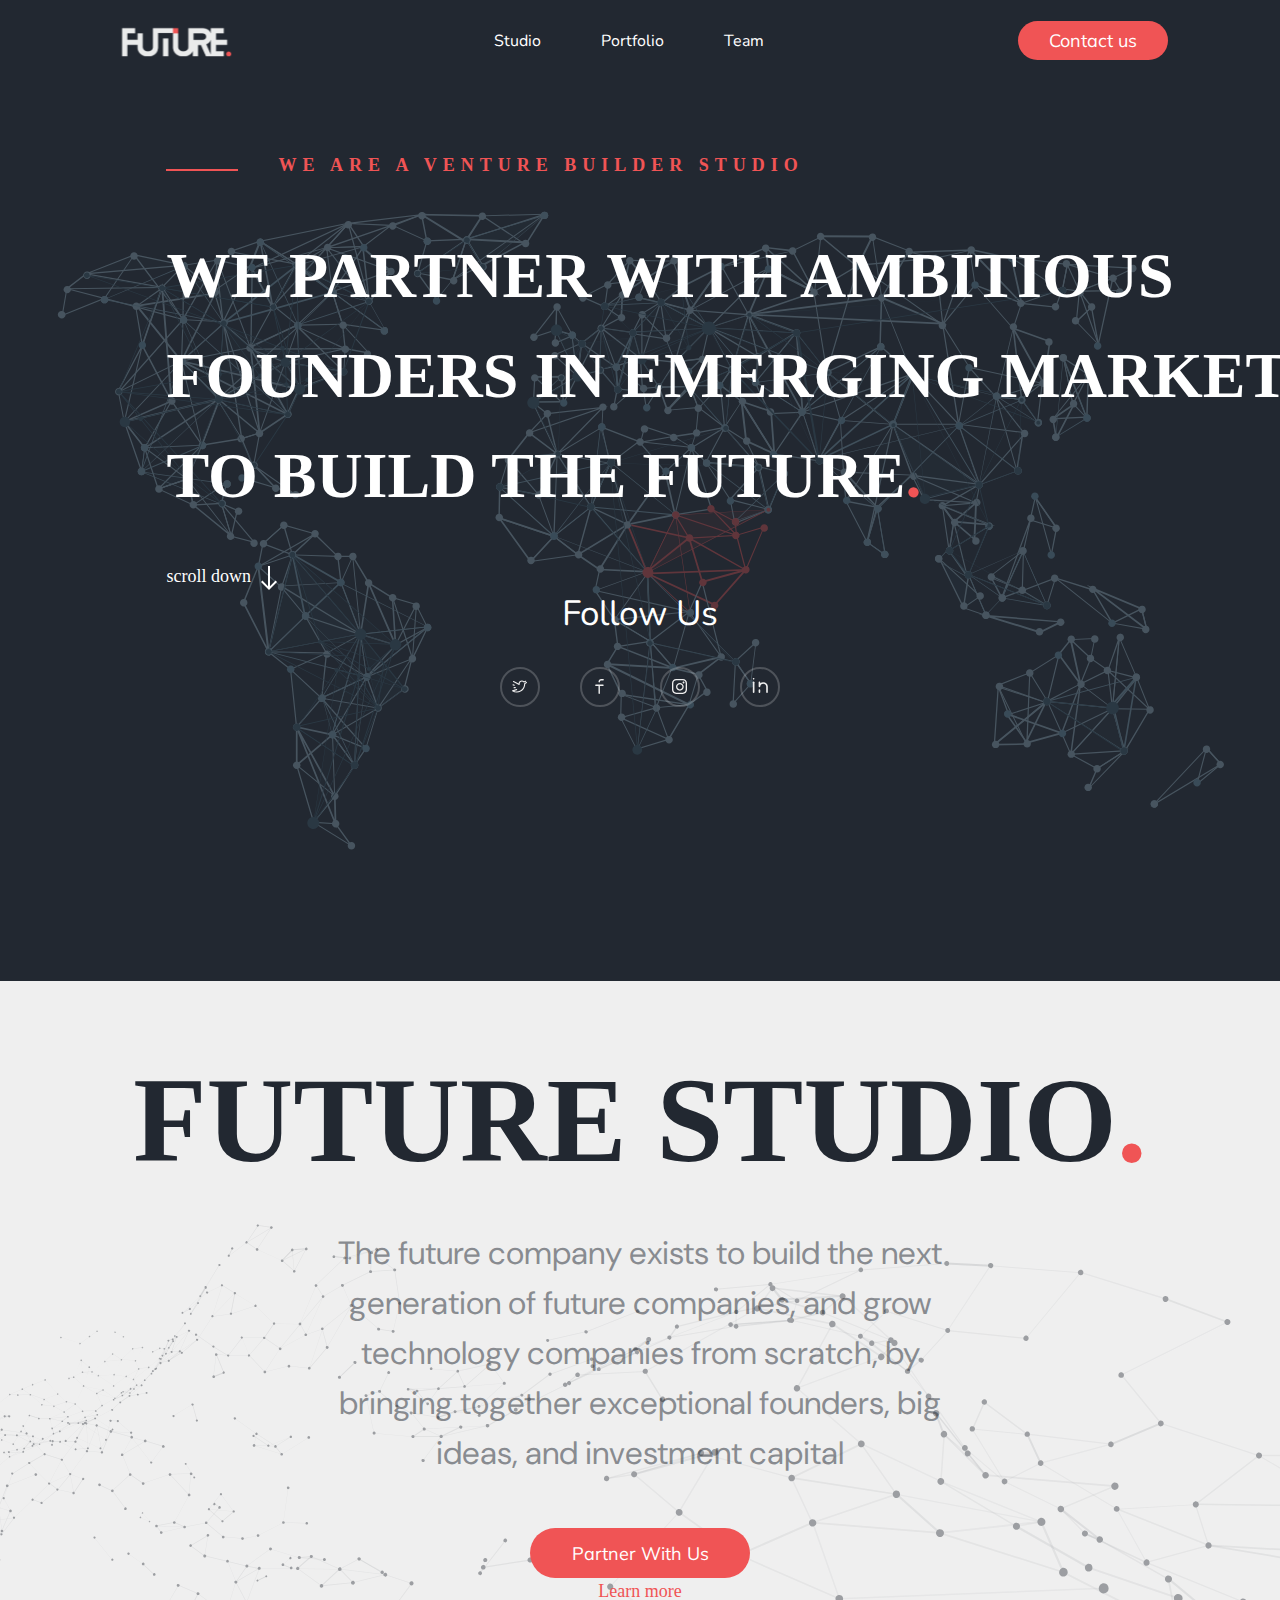
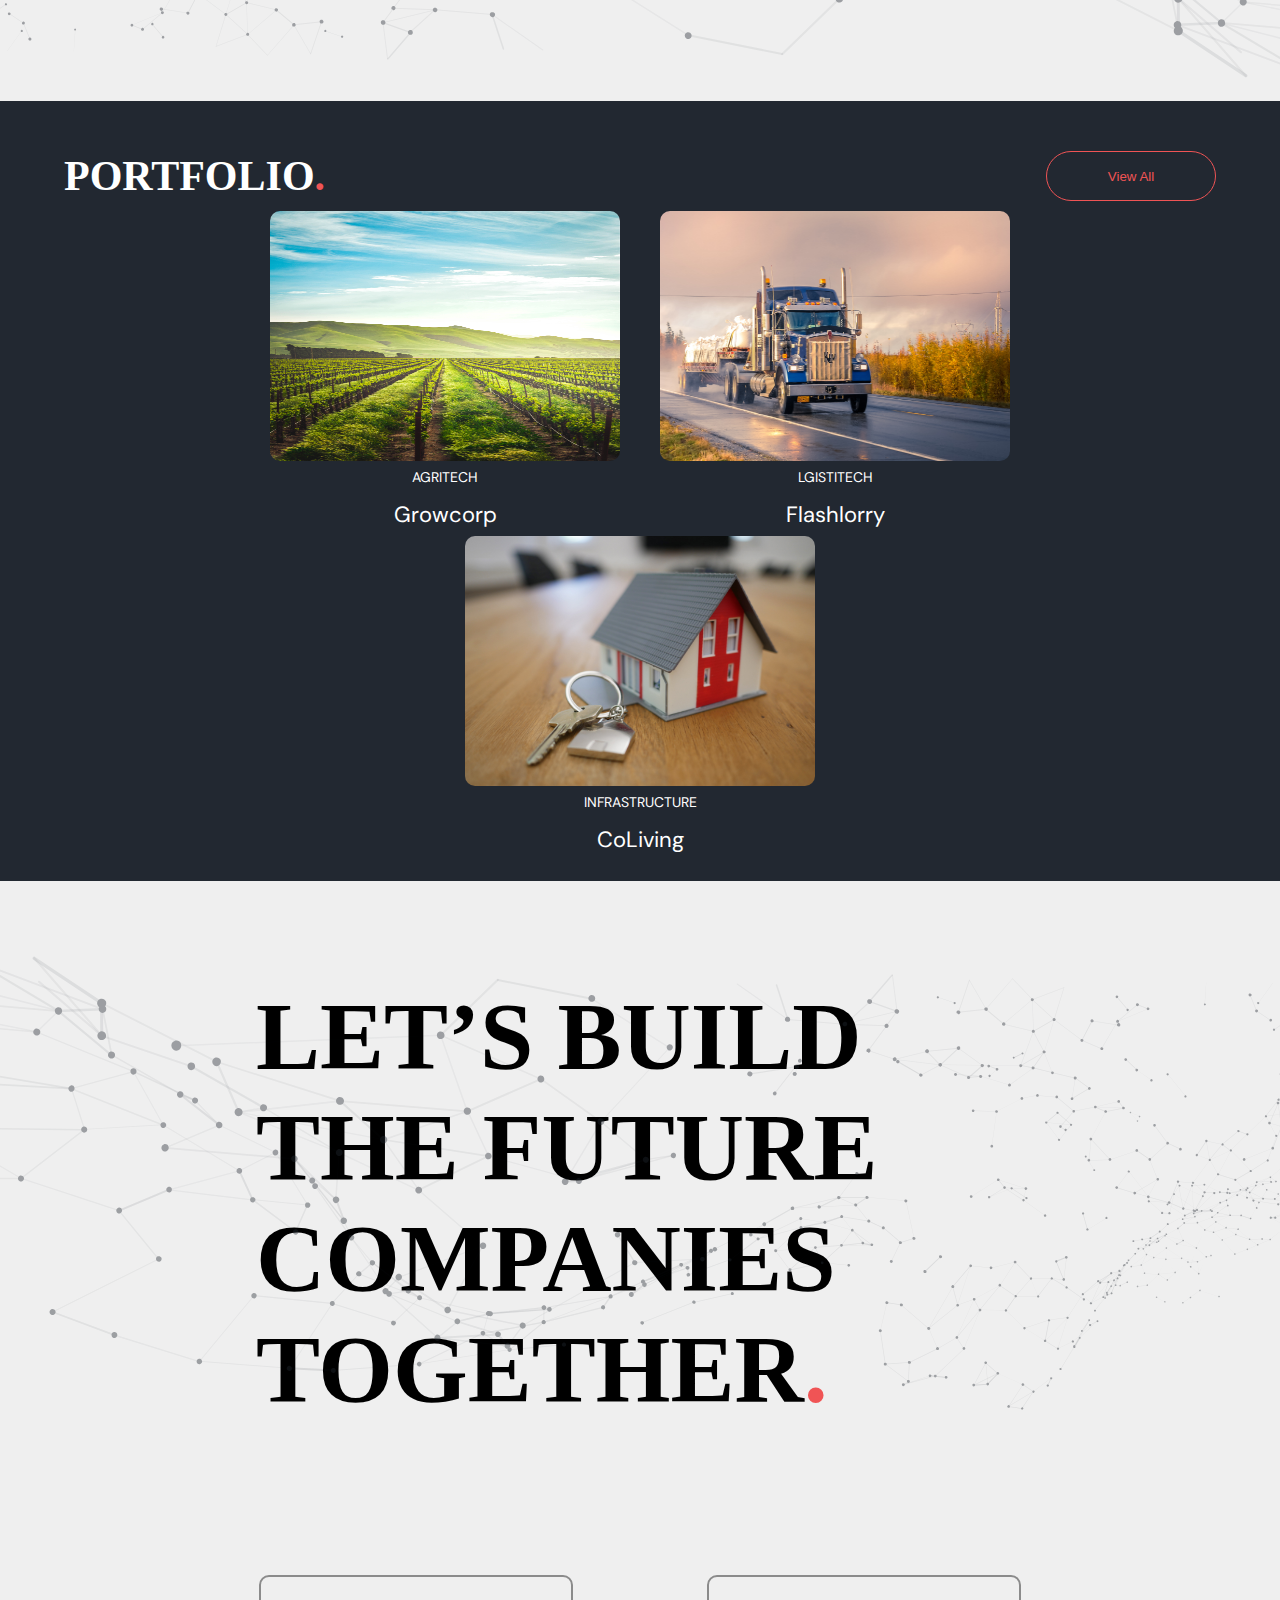
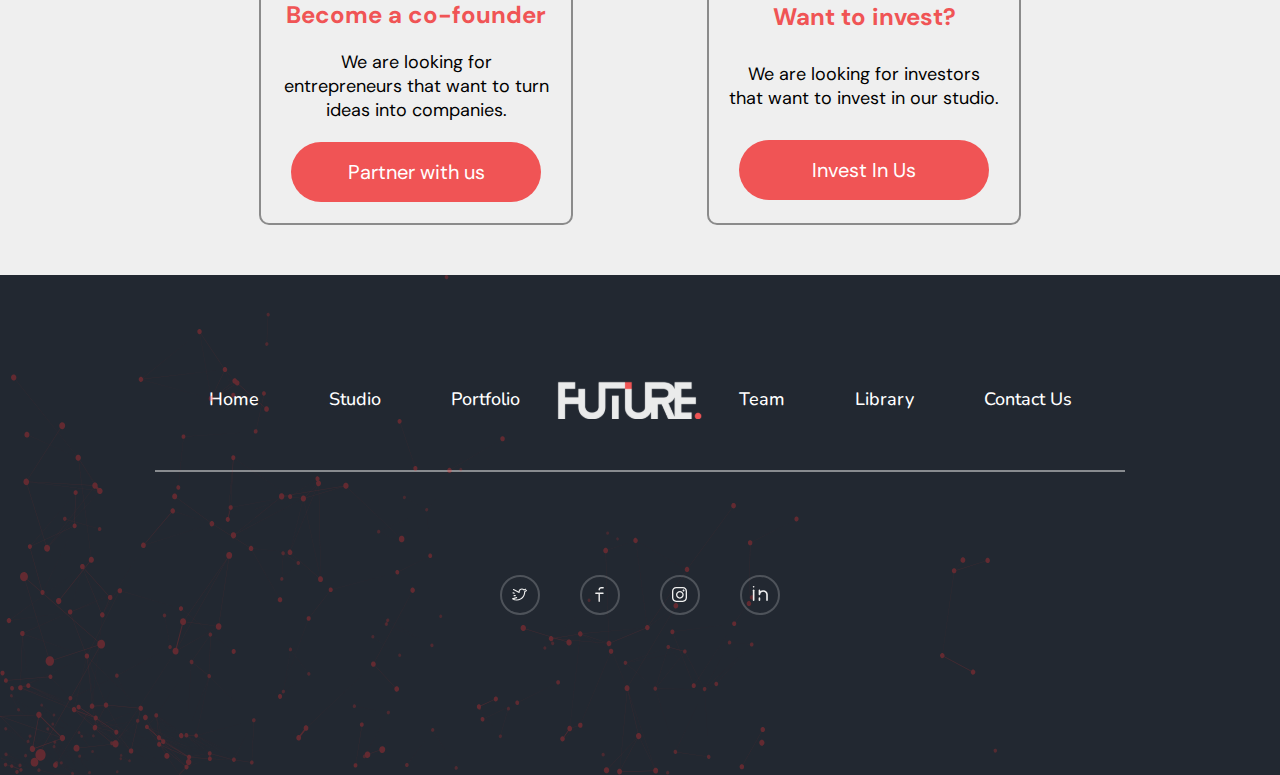
<file: index.html>
<html lang="en">
  <head>
    <meta charset="UTF-8" />
    <meta name="viewport" content="width=device-width, initial-scale=1.0" />
    <link rel="shortcut icon" href="./img/icon.ico" type="image/x-icon" />
    <link rel="stylesheet" href="./css/main.css" />
    <title>Home - Future Company</title>
  </head>

  <body class="body">
    <nav class="hide-on-med-and-down">
      <div style="z-index: 999">
        <a href="./index.html">
          <svg
            width="129"
            height="32"
            viewBox="0 0 149 42"
            fill="none"
            xmlns="http://www.w3.org/2000/svg"
            xmlns:xlink="http://www.w3.org/1999/xlink"
          >
            <rect width="149" height="42" fill="url(#pattern0)" />
            <defs>
              <pattern
                id="pattern0"
                patternContentUnits="objectBoundingBox"
                width="1"
                height="1"
              >
                <use
                  xlink:href="#image0"
                  transform="translate(0.00863637) scale(0.000237587 0.000863122)"
                />
              </pattern>
              <image
                id="image0"
                width="4096"
                height="1131"
                xlink:href="[data-uri]"
              />
              >
            </defs>
          </svg></a
        >
      </div>
      <ul>
        <li><a href="./studio.html">Studio</a></li>
        <li><a href="./portfolio.html">Portfolio</a></li>
        <li><a href="./team.html">Team</a></li>
      </ul>
      <button class="contact-us">
        <a href="./contactus.html" style="color: white; text-decoration: none">
          Contact us</a
        >
      </button>
    </nav>
    <section>
      <div class="main__image">
        <img src="./img/World map Home page.svg" alt="" />
      </div>
      <div class="motto home">
        <div class="headings">
          <p>
            <svg
              width="72"
              height="2"
              viewBox="0 0 72 2"
              fill="none"
              xmlns="http://www.w3.org/2000/svg"
            >
              <rect width="72" height="2" fill="#F05455" />
            </svg>
            we are a venture Builder studio
          </p>
          <p>
            We Partner With Ambitious Founders IN emerging markets to Build the
            future<span style="color: #f05455">.</span>
          </p>
          <p>
            scroll down
            <svg
              width="16"
              height="24"
              viewBox="0 0 16 24"
              fill="none"
              xmlns="http://www.w3.org/2000/svg"
            >
              <path
                d="M16 16L14.59 14.59L9 20.17V0H7V20.17L1.42 14.58L0 16L8 24L16 16Z"
                fill="white"
              />
            </svg>
          </p>
        </div>
        <div class="home__socials">
          <p>Follow Us</p>
          <div class="socials">
            <!-- twitter -->
            <a href="#"
              ><svg
                width="40"
                height="40"
                viewBox="0 0 40 40"
                fill="none"
                xmlns="http://www.w3.org/2000/svg"
              >
                <circle
                  opacity="0.2"
                  cx="20"
                  cy="20"
                  r="19"
                  stroke="white"
                  stroke-width="2"
                />
                <g clip-path="url(#clip0)">
                  <path
                    d="M26.899 15.2062C26.7209 14.9495 26.3681 14.8857 26.1112 15.0639L24.3535 16.2835C24.1938 16.3942 24.1022 16.5791 24.1106 16.7731C24.1156 16.8895 24.1181 16.9987 24.1181 17.1067C24.1181 20.6996 21.3842 24.4159 16.809 24.4159C15.8764 24.4159 14.9601 24.2384 14.1037 23.8959L16.8163 23.1372C17.1174 23.053 17.2932 22.7407 17.2089 22.4396C17.1247 22.1386 16.8127 21.9627 16.5113 22.047L12.4136 23.1932C12.1988 23.2532 12.0393 23.4339 12.0062 23.6545C11.9733 23.875 12.0728 24.0945 12.2606 24.2149C13.621 25.087 15.1938 25.5481 16.809 25.5481C19.9834 25.5481 21.9715 24.0484 23.0805 22.7903C24.4594 21.2259 25.2503 19.1543 25.2503 17.1068C25.2503 17.0844 25.2502 17.062 25.25 17.0395L26.7566 15.9941C27.0134 15.8159 27.0772 15.4632 26.899 15.2062Z"
                    fill="#EFEFEF"
                  />
                  <path
                    d="M13.25 15.0296L18.9549 17.9215C19.0358 17.9625 19.1235 17.9827 19.2108 17.9827C19.335 17.9827 19.4585 17.9418 19.5601 17.8621C19.7332 17.7264 19.812 17.5027 19.7622 17.2884C19.7244 17.1259 19.7053 16.9567 19.7053 16.7856C19.7053 15.5717 20.693 14.5841 21.9072 14.5841C22.5141 14.5841 23.1 14.8375 23.5145 15.2793C23.6694 15.4445 23.9078 15.5013 24.1207 15.424L25.8814 14.7843C26.1752 14.6775 26.3269 14.3528 26.2201 14.059C26.1134 13.7651 25.7884 13.6136 25.4948 13.7202L24.062 14.2408C23.4636 13.7357 22.6972 13.4519 21.9072 13.4519C20.1765 13.4519 18.7496 14.7773 18.5883 16.4663L13.7619 14.0198C13.483 13.8783 13.1424 13.9899 13.001 14.2687C12.8596 14.5476 12.9711 14.8882 13.25 15.0296Z"
                    fill="#EFEFEF"
                  />
                  <path
                    d="M12.9573 18.4192L14.2109 18.7652C14.2613 18.7792 14.3119 18.7858 14.3618 18.7858C14.6101 18.7858 14.8378 18.6212 14.9071 18.3702C14.9904 18.0689 14.8135 17.7571 14.5122 17.6739L13.2586 17.3278C12.9575 17.2446 12.6455 17.4214 12.5623 17.7228C12.4791 18.0242 12.656 18.3359 12.9573 18.4192Z"
                    fill="#EFEFEF"
                  />
                  <path
                    d="M14.0568 20.1041C13.7444 20.1159 13.5008 20.3787 13.5126 20.6911C13.5242 20.9963 13.7751 21.2358 14.0779 21.2358C14.0852 21.2358 14.0924 21.2356 14.0997 21.2354L15.3497 21.188C15.6621 21.1761 15.9058 20.9133 15.894 20.6009C15.8821 20.2885 15.6186 20.0451 15.3069 20.0567L14.0568 20.1041Z"
                    fill="#EFEFEF"
                  />
                </g>
                <defs>
                  <clipPath id="clip0">
                    <rect
                      width="15"
                      height="15"
                      fill="white"
                      transform="translate(12 12)"
                    />
                  </clipPath>
                </defs>
              </svg>
            </a>

            <!-- fb -->
            <a href="#"
              ><svg
                width="40"
                height="40"
                viewBox="0 0 40 40"
                fill="none"
                xmlns="http://www.w3.org/2000/svg"
              >
                <circle
                  opacity="0.2"
                  cx="20"
                  cy="20"
                  r="19"
                  stroke="white"
                  stroke-width="2"
                />
                <path
                  d="M19.1998 15.3949C19.5885 15.3949 19.9037 15.0798 19.9037 14.691C19.9037 13.9834 20.4794 13.4078 21.1869 13.4078H23.1746C23.5634 13.4078 23.8785 13.0927 23.8785 12.7039C23.8785 12.3152 23.5634 12 23.1746 12H21.1869C19.703 12 18.4958 13.2072 18.4958 14.691C18.4958 15.0797 18.811 15.3949 19.1998 15.3949Z"
                  fill="#EFEFEF"
                />
                <path
                  d="M23.024 17.5962H15.8251C15.4364 17.5962 15.1212 17.9114 15.1212 18.3001C15.1212 18.6889 15.4364 19.004 15.8251 19.004H18.4962V26.2961C18.4962 26.6849 18.8114 27 19.2002 27C19.5889 27 19.9041 26.6849 19.9041 26.2961V19.004H23.0241C23.4129 19.004 23.728 18.6889 23.728 18.3001C23.728 17.9114 23.4128 17.5962 23.024 17.5962Z"
                  fill="#EFEFEF"
                />
              </svg>
            </a>
            <!-- insta -->
            <a href="#"
              ><svg
                width="40"
                height="40"
                viewBox="0 0 40 40"
                fill="none"
                xmlns="http://www.w3.org/2000/svg"
              >
                <circle
                  opacity="0.2"
                  cx="20"
                  cy="20"
                  r="19"
                  stroke="white"
                  stroke-width="2"
                />
                <path
                  d="M22.8605 12H16.1394C13.8569 12 12 13.857 12 16.1395V22.8605C12 25.1431 13.8569 27 16.1394 27H22.8605C25.1431 27 27 25.143 27 22.8605V16.1395C27.0001 13.857 25.1431 12 22.8605 12ZM25.6692 22.8605C25.6692 24.4092 24.4092 25.6691 22.8605 25.6691H16.1394C14.5908 25.6692 13.3309 24.4092 13.3309 22.8605V16.1395C13.3309 14.5909 14.5908 13.3309 16.1394 13.3309H22.8605C24.4091 13.3309 25.6691 14.5909 25.6691 16.1395V22.8605H25.6692Z"
                  fill="#EFEFEF"
                />
                <path
                  d="M19.8651 16C17.7339 16 16 17.7339 16 19.8651C16 21.9963 17.7339 23.7301 19.8651 23.7301C21.9964 23.7301 23.7302 21.9963 23.7302 19.8651C23.7302 17.7339 21.9964 16 19.8651 16ZM19.8651 22.3991C18.4678 22.3991 17.3309 21.2624 17.3309 19.865C17.3309 18.4676 18.4677 17.3308 19.8651 17.3308C21.2625 17.3308 22.3994 18.4676 22.3994 19.865C22.3994 21.2624 21.2624 22.3991 19.8651 22.3991Z"
                  fill="#EFEFEF"
                />
                <path
                  d="M23.5277 14.5068C23.2712 14.5068 23.0192 14.6107 22.838 14.7926C22.656 14.9737 22.5513 15.2258 22.5513 15.4832C22.5513 15.7398 22.6561 15.9918 22.838 16.1737C23.0191 16.3548 23.2712 16.4595 23.5277 16.4595C23.7851 16.4595 24.0363 16.3548 24.2182 16.1737C24.4002 15.9918 24.504 15.7397 24.504 15.4832C24.504 15.2258 24.4002 14.9737 24.2182 14.7926C24.0371 14.6107 23.7851 14.5068 23.5277 14.5068Z"
                  fill="#EFEFEF"
                />
              </svg>
            </a>
            <!-- linked -->
            <a href="#"
              ><svg
                width="40"
                height="40"
                viewBox="0 0 40 40"
                fill="none"
                xmlns="http://www.w3.org/2000/svg"
              >
                <circle
                  opacity="0.2"
                  cx="20"
                  cy="20"
                  r="19"
                  stroke="white"
                  stroke-width="2"
                />
                <path
                  d="M13.6363 14.5292C13.1871 14.5292 12.8229 14.8601 12.8229 15.2682V25.2596C12.8229 25.6677 13.1871 25.9986 13.6363 25.9986C14.0855 25.9986 14.4497 25.6677 14.4497 25.2596V15.2682C14.4497 14.86 14.0855 14.5292 13.6363 14.5292Z"
                  fill="#EFEFEF"
                />
                <path
                  d="M19.4456 22.3364C18.9964 22.3364 18.6322 22.6673 18.6322 23.0754V25.2592C18.6322 25.6673 18.9964 25.9982 19.4456 25.9982C19.8948 25.9982 20.259 25.6673 20.259 25.2592V23.0754C20.259 22.6673 19.8948 22.3364 19.4456 22.3364Z"
                  fill="#EFEFEF"
                />
                <path
                  d="M23.2277 15.3246C22.0967 15.3246 21.0605 15.6985 20.259 16.3164V15.2682C20.259 14.8601 19.8948 14.5292 19.4456 14.5292C18.9964 14.5292 18.6322 14.8601 18.6322 15.2682V19.499C18.6322 19.4991 18.6322 19.4992 18.6322 19.4993C18.6322 19.4995 18.6322 19.4996 18.6322 19.4999C18.6322 19.908 18.9964 20.2389 19.4456 20.2389C19.8948 20.2389 20.259 19.908 20.259 19.4999C20.259 18.0126 21.5908 16.8027 23.2277 16.8027C24.8646 16.8027 26.1963 18.0126 26.1963 19.4999V25.2596C26.1963 25.6677 26.5604 25.9986 27.0096 25.9986C27.459 25.9986 27.823 25.6677 27.823 25.2596V19.4999C27.823 17.1976 25.7617 15.3246 23.2277 15.3246Z"
                  fill="#EFEFEF"
                />
                <path
                  d="M13.6363 12.478C13.85 12.478 14.0604 12.3992 14.2122 12.2622C14.3629 12.1243 14.4497 11.9341 14.4497 11.74C14.4497 11.5449 14.3629 11.3547 14.2122 11.2168C14.0604 11.0798 13.85 11 13.6363 11C13.4227 11 13.2134 11.0798 13.0615 11.2168C12.9097 11.3547 12.8229 11.5449 12.8229 11.74C12.8229 11.9341 12.9097 12.1243 13.0615 12.2622C13.2134 12.3992 13.4227 12.478 13.6363 12.478Z"
                  fill="#EFEFEF"
                />
              </svg>
            </a>
          </div>
        </div>
      </div>
    </section>
    <section style="background-color: #efefef">
      <div class="main__image index">
        <img class="home_dots" src="./img/Dots, Home page.svg" alt="" />
      </div>
      <div class="dots_content">
        <p>FUTURE STUDIO<span style="color: #f05455">.</span></p>
        <p>
          The future company exists to build the next generation of future
          companies, and grow technology companies from scratch, by bringing
          together exceptional founders, big ideas, and investment capital
        </p>
        <button>Partner With Us</button>
        <a href="#">Learn more</a>
      </div>
    </section>
    <div class="home_three">
      <section class="container">
        <header style="margin-bottom: 10px">
          <p>Portfolio<span style="color: #f05455">.</span></p>
          <button>View All</button>
        </header>
        <div class="portfolio-cards">
          <div class="project">
            <div class="port-image">
              <img src="./img/adele-payman-2oYMwuFgnTg-unsplash.jpg" alt="" />
            </div>
            <small>AGRITECH</small>
            <p>Growcorp</p>
          </div>
          <div class="project">
            <div class="port-image">
              <img src="./img/zetong-li-mVqTumQH-c0-unsplash.jpg" alt="" />
            </div>
            <small>LGISTITECH</small>
            <p>Flashlorry</p>
          </div>
          <div class="project">
            <div class="port-image">
              <img
                src="./img/tierra-mallorca-rgJ1J8SDEAY-unsplash.jpg"
                alt=""
              />
            </div>
            <small>INFRASTRUCTURE</small>
            <p>CoLiving</p>
          </div>
        </div>
      </section>
    </div>
    <div class="home_four">
      <section>
        <img src="./img/Dots, Home page.svg" alt="" />
        <p>
          L​et’s build the future companies together<span style="color: #f05455"
            >.</span
          >
        </p>
      </section>
      <section>
        <div>
          <h1>Become a co-founder</h1>
          <p>
            We are looking for entrepreneurs that want to turn ideas into
            companies.
          </p>
          <button>Partner with us</button>
        </div>
        <div>
          <h1>Want to invest?</h1>
          <p>We are looking for investors that want to invest in our studio.</p>
          <button>Invest In Us</button>
        </div>
      </section>
    </div>
    <div class="footer-image">
      <img
        style="z-index: -5"
        height="500"
        src="./img/Dots, footer.svg"
        alt=""
      />
    </div>
    <section class="newsletter index hide-on-med-and-down">
      <div class="bottom-nav">
        <ul>
          <li><a href="">Home</a></li>
          <li><a href="">Studio</a></li>
          <li><a href="">Portfolio</a></li>
        </ul>
        <img src="./img/logo.svg" alt="" />
        <ul>
          <li><a href="">Team</a></li>
          <li><a href="">Library</a></li>
          <li><a href="">Contact Us</a></li>
        </ul>
      </div>
      <section class="line hide-on-small-only">
        <svg
          width="970"
          height="2"
          viewBox="0 0 970 2"
          fill="none"
          xmlns="http://www.w3.org/2000/svg"
        >
          <path d="M0 1L970 1.00008" stroke="#EFEFEF" />
        </svg>
      </section>
    </section>

    <section class="newsletter hide-on-med-and-up">
      <ul>
        <li><a href="">Home</a></li>
        <li><a href="">Studio</a></li>
        <li><a href="">Portfolio</a></li>
        <li><a href="">Team</a></li>
        <li><a href="">Library</a></li>
        <li><a href="">Contact Us</a></li>
      </ul>

      <img src="./img/logo.svg" alt="" />
    </section>
    <div class="socials">
      <!-- twitter -->
      <a href="https://twitter.com/futurecoglobal"
        ><svg
          width="40"
          height="40"
          viewBox="0 0 40 40"
          fill="none"
          xmlns="http://www.w3.org/2000/svg"
        >
          <circle
            opacity="0.2"
            cx="20"
            cy="20"
            r="19"
            stroke="white"
            stroke-width="2"
          />
          <g clip-path="url(#clip0)">
            <path
              d="M26.899 15.2062C26.7209 14.9495 26.3681 14.8857 26.1112 15.0639L24.3535 16.2835C24.1938 16.3942 24.1022 16.5791 24.1106 16.7731C24.1156 16.8895 24.1181 16.9987 24.1181 17.1067C24.1181 20.6996 21.3842 24.4159 16.809 24.4159C15.8764 24.4159 14.9601 24.2384 14.1037 23.8959L16.8163 23.1372C17.1174 23.053 17.2932 22.7407 17.2089 22.4396C17.1247 22.1386 16.8127 21.9627 16.5113 22.047L12.4136 23.1932C12.1988 23.2532 12.0393 23.4339 12.0062 23.6545C11.9733 23.875 12.0728 24.0945 12.2606 24.2149C13.621 25.087 15.1938 25.5481 16.809 25.5481C19.9834 25.5481 21.9715 24.0484 23.0805 22.7903C24.4594 21.2259 25.2503 19.1543 25.2503 17.1068C25.2503 17.0844 25.2502 17.062 25.25 17.0395L26.7566 15.9941C27.0134 15.8159 27.0772 15.4632 26.899 15.2062Z"
              fill="#EFEFEF"
            />
            <path
              d="M13.25 15.0296L18.9549 17.9215C19.0358 17.9625 19.1235 17.9827 19.2108 17.9827C19.335 17.9827 19.4585 17.9418 19.5601 17.8621C19.7332 17.7264 19.812 17.5027 19.7622 17.2884C19.7244 17.1259 19.7053 16.9567 19.7053 16.7856C19.7053 15.5717 20.693 14.5841 21.9072 14.5841C22.5141 14.5841 23.1 14.8375 23.5145 15.2793C23.6694 15.4445 23.9078 15.5013 24.1207 15.424L25.8814 14.7843C26.1752 14.6775 26.3269 14.3528 26.2201 14.059C26.1134 13.7651 25.7884 13.6136 25.4948 13.7202L24.062 14.2408C23.4636 13.7357 22.6972 13.4519 21.9072 13.4519C20.1765 13.4519 18.7496 14.7773 18.5883 16.4663L13.7619 14.0198C13.483 13.8783 13.1424 13.9899 13.001 14.2687C12.8596 14.5476 12.9711 14.8882 13.25 15.0296Z"
              fill="#EFEFEF"
            />
            <path
              d="M12.9573 18.4192L14.2109 18.7652C14.2613 18.7792 14.3119 18.7858 14.3618 18.7858C14.6101 18.7858 14.8378 18.6212 14.9071 18.3702C14.9904 18.0689 14.8135 17.7571 14.5122 17.6739L13.2586 17.3278C12.9575 17.2446 12.6455 17.4214 12.5623 17.7228C12.4791 18.0242 12.656 18.3359 12.9573 18.4192Z"
              fill="#EFEFEF"
            />
            <path
              d="M14.0568 20.1041C13.7444 20.1159 13.5008 20.3787 13.5126 20.6911C13.5242 20.9963 13.7751 21.2358 14.0779 21.2358C14.0852 21.2358 14.0924 21.2356 14.0997 21.2354L15.3497 21.188C15.6621 21.1761 15.9058 20.9133 15.894 20.6009C15.8821 20.2885 15.6186 20.0451 15.3069 20.0567L14.0568 20.1041Z"
              fill="#EFEFEF"
            />
          </g>
          <defs>
            <clipPath id="clip0">
              <rect
                width="15"
                height="15"
                fill="white"
                transform="translate(12 12)"
              />
            </clipPath>
          </defs>
        </svg>
      </a>

      <!-- fb -->
      <a href="https://www.facebook.com/futurecoglobal"
        ><svg
          width="40"
          height="40"
          viewBox="0 0 40 40"
          fill="none"
          xmlns="http://www.w3.org/2000/svg"
        >
          <circle
            opacity="0.2"
            cx="20"
            cy="20"
            r="19"
            stroke="white"
            stroke-width="2"
          />
          <path
            d="M19.1998 15.3949C19.5885 15.3949 19.9037 15.0798 19.9037 14.691C19.9037 13.9834 20.4794 13.4078 21.1869 13.4078H23.1746C23.5634 13.4078 23.8785 13.0927 23.8785 12.7039C23.8785 12.3152 23.5634 12 23.1746 12H21.1869C19.703 12 18.4958 13.2072 18.4958 14.691C18.4958 15.0797 18.811 15.3949 19.1998 15.3949Z"
            fill="#EFEFEF"
          />
          <path
            d="M23.024 17.5962H15.8251C15.4364 17.5962 15.1212 17.9114 15.1212 18.3001C15.1212 18.6889 15.4364 19.004 15.8251 19.004H18.4962V26.2961C18.4962 26.6849 18.8114 27 19.2002 27C19.5889 27 19.9041 26.6849 19.9041 26.2961V19.004H23.0241C23.4129 19.004 23.728 18.6889 23.728 18.3001C23.728 17.9114 23.4128 17.5962 23.024 17.5962Z"
            fill="#EFEFEF"
          />
        </svg>
      </a>
      <!-- insta -->
      <a href="https://www.instagram.com/futurecoglobal/"
        ><svg
          width="40"
          height="40"
          viewBox="0 0 40 40"
          fill="none"
          xmlns="http://www.w3.org/2000/svg"
        >
          <circle
            opacity="0.2"
            cx="20"
            cy="20"
            r="19"
            stroke="white"
            stroke-width="2"
          />
          <path
            d="M22.8605 12H16.1394C13.8569 12 12 13.857 12 16.1395V22.8605C12 25.1431 13.8569 27 16.1394 27H22.8605C25.1431 27 27 25.143 27 22.8605V16.1395C27.0001 13.857 25.1431 12 22.8605 12ZM25.6692 22.8605C25.6692 24.4092 24.4092 25.6691 22.8605 25.6691H16.1394C14.5908 25.6692 13.3309 24.4092 13.3309 22.8605V16.1395C13.3309 14.5909 14.5908 13.3309 16.1394 13.3309H22.8605C24.4091 13.3309 25.6691 14.5909 25.6691 16.1395V22.8605H25.6692Z"
            fill="#EFEFEF"
          />
          <path
            d="M19.8651 16C17.7339 16 16 17.7339 16 19.8651C16 21.9963 17.7339 23.7301 19.8651 23.7301C21.9964 23.7301 23.7302 21.9963 23.7302 19.8651C23.7302 17.7339 21.9964 16 19.8651 16ZM19.8651 22.3991C18.4678 22.3991 17.3309 21.2624 17.3309 19.865C17.3309 18.4676 18.4677 17.3308 19.8651 17.3308C21.2625 17.3308 22.3994 18.4676 22.3994 19.865C22.3994 21.2624 21.2624 22.3991 19.8651 22.3991Z"
            fill="#EFEFEF"
          />
          <path
            d="M23.5277 14.5068C23.2712 14.5068 23.0192 14.6107 22.838 14.7926C22.656 14.9737 22.5513 15.2258 22.5513 15.4832C22.5513 15.7398 22.6561 15.9918 22.838 16.1737C23.0191 16.3548 23.2712 16.4595 23.5277 16.4595C23.7851 16.4595 24.0363 16.3548 24.2182 16.1737C24.4002 15.9918 24.504 15.7397 24.504 15.4832C24.504 15.2258 24.4002 14.9737 24.2182 14.7926C24.0371 14.6107 23.7851 14.5068 23.5277 14.5068Z"
            fill="#EFEFEF"
          />
        </svg>
      </a>
      <!-- linked -->
      <a href="https://www.linkedin.com/company/futurecoglobal/"
        ><svg
          width="40"
          height="40"
          viewBox="0 0 40 40"
          fill="none"
          xmlns="http://www.w3.org/2000/svg"
        >
          <circle
            opacity="0.2"
            cx="20"
            cy="20"
            r="19"
            stroke="white"
            stroke-width="2"
          />
          <path
            d="M13.6363 14.5292C13.1871 14.5292 12.8229 14.8601 12.8229 15.2682V25.2596C12.8229 25.6677 13.1871 25.9986 13.6363 25.9986C14.0855 25.9986 14.4497 25.6677 14.4497 25.2596V15.2682C14.4497 14.86 14.0855 14.5292 13.6363 14.5292Z"
            fill="#EFEFEF"
          />
          <path
            d="M19.4456 22.3364C18.9964 22.3364 18.6322 22.6673 18.6322 23.0754V25.2592C18.6322 25.6673 18.9964 25.9982 19.4456 25.9982C19.8948 25.9982 20.259 25.6673 20.259 25.2592V23.0754C20.259 22.6673 19.8948 22.3364 19.4456 22.3364Z"
            fill="#EFEFEF"
          />
          <path
            d="M23.2277 15.3246C22.0967 15.3246 21.0605 15.6985 20.259 16.3164V15.2682C20.259 14.8601 19.8948 14.5292 19.4456 14.5292C18.9964 14.5292 18.6322 14.8601 18.6322 15.2682V19.499C18.6322 19.4991 18.6322 19.4992 18.6322 19.4993C18.6322 19.4995 18.6322 19.4996 18.6322 19.4999C18.6322 19.908 18.9964 20.2389 19.4456 20.2389C19.8948 20.2389 20.259 19.908 20.259 19.4999C20.259 18.0126 21.5908 16.8027 23.2277 16.8027C24.8646 16.8027 26.1963 18.0126 26.1963 19.4999V25.2596C26.1963 25.6677 26.5604 25.9986 27.0096 25.9986C27.459 25.9986 27.823 25.6677 27.823 25.2596V19.4999C27.823 17.1976 25.7617 15.3246 23.2277 15.3246Z"
            fill="#EFEFEF"
          />
          <path
            d="M13.6363 12.478C13.85 12.478 14.0604 12.3992 14.2122 12.2622C14.3629 12.1243 14.4497 11.9341 14.4497 11.74C14.4497 11.5449 14.3629 11.3547 14.2122 11.2168C14.0604 11.0798 13.85 11 13.6363 11C13.4227 11 13.2134 11.0798 13.0615 11.2168C12.9097 11.3547 12.8229 11.5449 12.8229 11.74C12.8229 11.9341 12.9097 12.1243 13.0615 12.2622C13.2134 12.3992 13.4227 12.478 13.6363 12.478Z"
            fill="#EFEFEF"
          />
        </svg>
      </a>
    </div>
  </body>
</html>
</file>
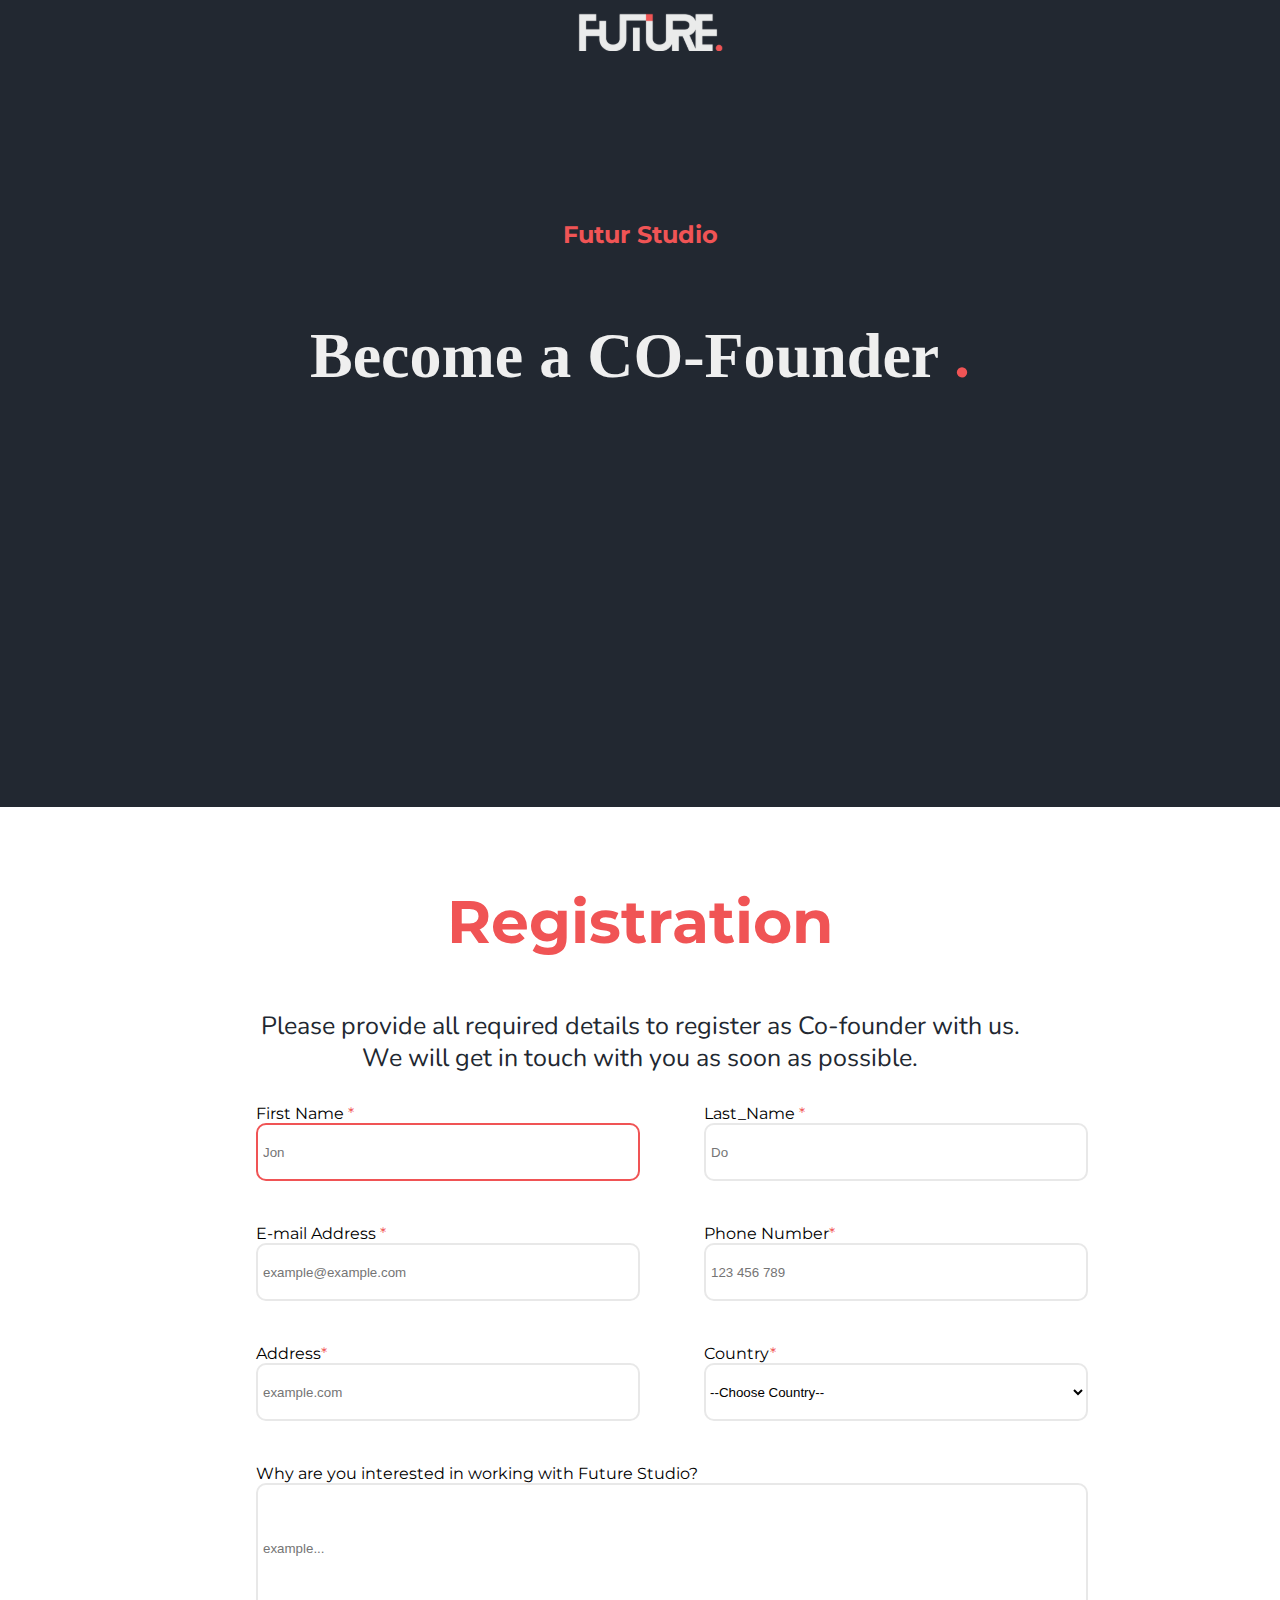
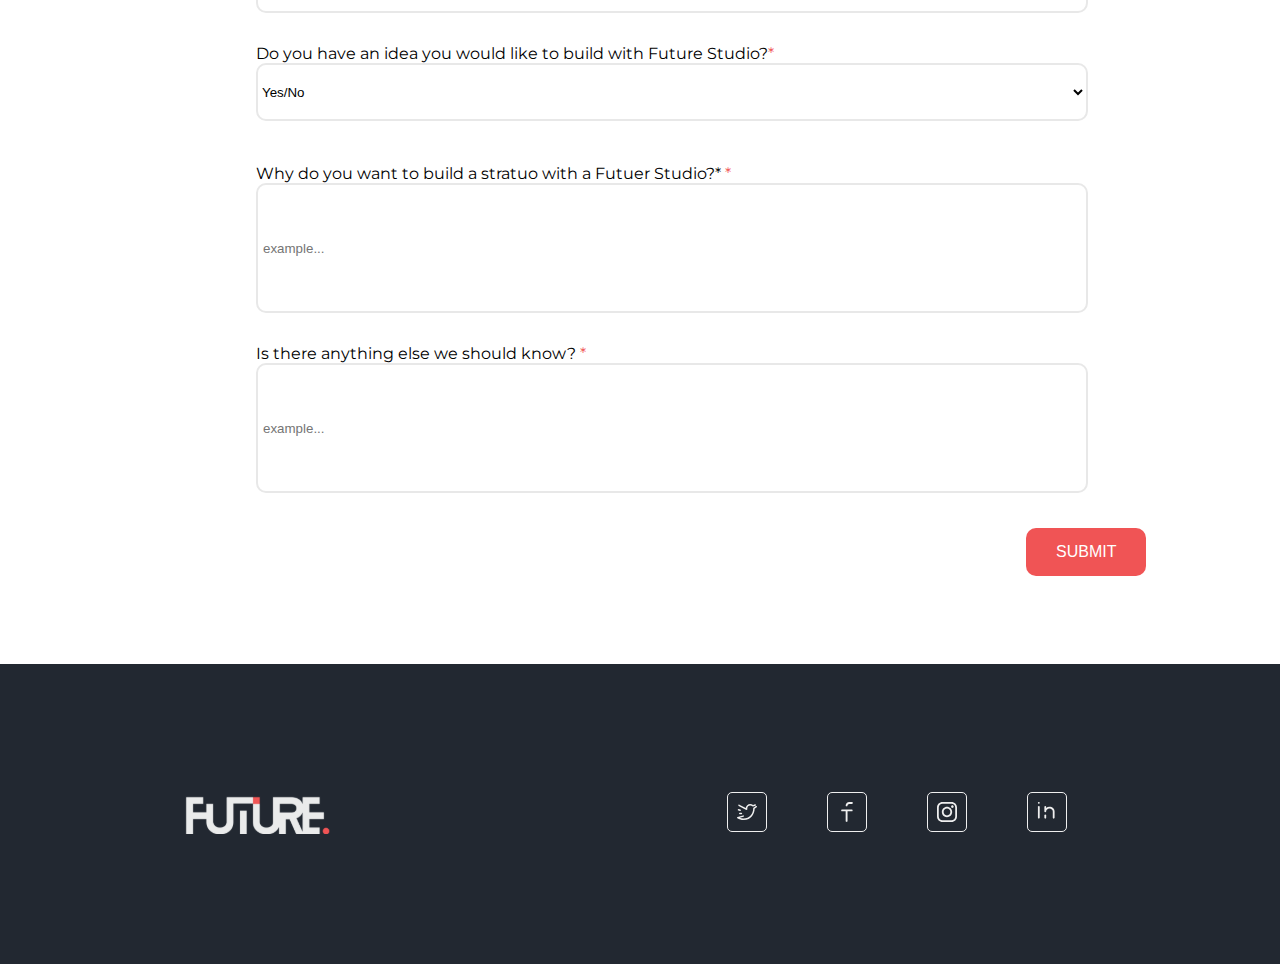
<file: Co-founder Form.html>
<!DOCTYPE html>
<html lang="en">
<head>
    <meta charset="UTF-8">
    <meta name="viewport" content="width=device-width, initial-scale=1.0">
    <title>Registration_pages</title>
    <link rel="stylesheet" href="./css/additional.css">
</head>
<body class="Registration_page">
    <header class="header">
        <img src="./img/logo.svg" alt="">
    </header>
   <div class="desktop"> 
       <h1 class="Future_Studio" >Futur Studio</h1>
       <h1 class="Become_CO-Founder"> Become a CO-Founder <span>.</span></h1>
   </div>
   <div class="form">
       <div class="text_form">
            <h1 class="Registration">Registration</h1>
            <p class="p_text">Please provide all required details to register as Co-founder with us. <br> 
            We will get in touch with you as soon as possible.
            </p>
       </div>
       <div class="input_first">
            <label  for="First_name" >First Name <span>*</span></label>
            <input placeholder="Jon" id="fname" type="text" class="input_form_First">
        </div>
        <div class="input_last">
            <label  for="Last_name" >Last_Name <span>*</span></label>
            <input placeholder="Do" id="Lname" type="text" class="input_form">
        </div>
        <div class="E-mail_Address">
            <label  for="E-mail_Address*" >E-mail Address <span>*</span></label>
            <input placeholder="example@example.com" id="Ename" type="text" class="input_form">
        </div>
        <div class="Phone_Number">
            <label  for="Phone_Number" >Phone Number<span>*</span></label>
            <input placeholder="123 456 789" id="Pname" type="text" class="input_form">
        </div>  
        <div class="Address">
            <label  for="Address" >Address<span>*</span></label>
            <input placeholder="example.com" id="Aname" type="text" class="input_form">
        </div>  
        <div class="Country">
            <label  for="Country" >Country<span>*</span></label>
            <select name="Country" id="Country" class="input_form">
                <option value="">--Choose Country--</option>
                <option value="Afganistan">Afghanistan</option>
                <option value="Albania">Albania</option>
                <option value="Algeria">Algeria</option>
                <option value="American Samoa">American Samoa</option>
                <option value="Andorra">Andorra</option>
                <option value="Angola">Angola</option>
                <option value="Anguilla">Anguilla</option>
                <option value="Antigua & Barbuda">Antigua & Barbuda</option>
                <option value="Argentina">Argentina</option>
                <option value="Armenia">Armenia</option>
                <option value="Aruba">Aruba</option>
                <option value="Australia">Australia</option>
                <option value="Austria">Austria</option>
                <option value="Azerbaijan">Azerbaijan</option>
                <option value="Bahamas">Bahamas</option>
                <option value="Bahrain">Bahrain</option>
                <option value="Bangladesh">Bangladesh</option>
                <option value="Barbados">Barbados</option>
                <option value="Belarus">Belarus</option>
                <option value="Belgium">Belgium</option>
                <option value="Belize">Belize</option>
                <option value="Benin">Benin</option>
                <option value="Bermuda">Bermuda</option>
                <option value="Bhutan">Bhutan</option>
                <option value="Bolivia">Bolivia</option>
                <option value="Bonaire">Bonaire</option>
                <option value="Bosnia & Herzegovina">Bosnia & Herzegovina</option>
                <option value="Botswana">Botswana</option>
                <option value="Brazil">Brazil</option>
                <option value="British Indian Ocean Ter">British Indian Ocean Ter</option>
                <option value="Brunei">Brunei</option>
                <option value="Bulgaria">Bulgaria</option>
                <option value="Burkina Faso">Burkina Faso</option>
                <option value="Burundi">Burundi</option>
                <option value="Cambodia">Cambodia</option>
                <option value="Cameroon">Cameroon</option>
                <option value="Canada">Canada</option>
                <option value="Canary Islands">Canary Islands</option>
                <option value="Cape Verde">Cape Verde</option>
                <option value="Cayman Islands">Cayman Islands</option>
                <option value="Central African Republic">Central African Republic</option>
                <option value="Chad">Chad</option>
                <option value="Channel Islands">Channel Islands</option>
                <option value="Chile">Chile</option>
                <option value="China">China</option>
                <option value="Christmas Island">Christmas Island</option>
                <option value="Cocos Island">Cocos Island</option>
                <option value="Colombia">Colombia</option>
                <option value="Comoros">Comoros</option>
                <option value="Congo">Congo</option>
                <option value="Cook Islands">Cook Islands</option>
                <option value="Costa Rica">Costa Rica</option>
                <option value="Cote DIvoire">Cote DIvoire</option>
                <option value="Croatia">Croatia</option>
                <option value="Cuba">Cuba</option>
                <option value="Curaco">Curacao</option>
                <option value="Cyprus">Cyprus</option>
                <option value="Czech Republic">Czech Republic</option>
                <option value="Denmark">Denmark</option>
                <option value="Djibouti">Djibouti</option>
                <option value="Dominica">Dominica</option>
                <option value="Dominican Republic">Dominican Republic</option>
                <option value="East Timor">East Timor</option>
                <option value="Ecuador">Ecuador</option>
                <option value="Egypt">Egypt</option>
                <option value="El Salvador">El Salvador</option>
                <option value="Equatorial Guinea">Equatorial Guinea</option>
                <option value="Eritrea">Eritrea</option>
                <option value="Estonia">Estonia</option>
                <option value="Ethiopia">Ethiopia</option>
                <option value="Falkland Islands">Falkland Islands</option>
                <option value="Faroe Islands">Faroe Islands</option>
                <option value="Fiji">Fiji</option>
                <option value="Finland">Finland</option>
                <option value="France">France</option>
                <option value="French Guiana">French Guiana</option>
                <option value="French Polynesia">French Polynesia</option>
                <option value="French Southern Ter">French Southern Ter</option>
                <option value="Gabon">Gabon</option>
                <option value="Gambia">Gambia</option>
                <option value="Georgia">Georgia</option>
                <option value="Germany">Germany</option>
                <option value="Ghana">Ghana</option>
                <option value="Gibraltar">Gibraltar</option>
                <option value="Great Britain">Great Britain</option>
                <option value="Greece">Greece</option>
                <option value="Greenland">Greenland</option>
                <option value="Grenada">Grenada</option>
                <option value="Guadeloupe">Guadeloupe</option>
                <option value="Guam">Guam</option>
                <option value="Guatemala">Guatemala</option>
                <option value="Guinea">Guinea</option>
                <option value="Guyana">Guyana</option>
                <option value="Haiti">Haiti</option>
                <option value="Hawaii">Hawaii</option>
                <option value="Honduras">Honduras</option>
                <option value="Hong Kong">Hong Kong</option>
                <option value="Hungary">Hungary</option>
                <option value="Iceland">Iceland</option>
                <option value="Indonesia">Indonesia</option>
                <option value="India">India</option>
                <option value="Iran">Iran</option>
                <option value="Iraq">Iraq</option>
                <option value="Ireland">Ireland</option>
                <option value="Isle of Man">Isle of Man</option>
                <option value="Israel">Israel</option>
                <option value="Italy">Italy</option>
                <option value="Jamaica">Jamaica</option>
                <option value="Japan">Japan</option>
                <option value="Jordan">Jordan</option>
                <option value="Kazakhstan">Kazakhstan</option>
                <option value="Kenya">Kenya</option>
                <option value="Kiribati">Kiribati</option>
                <option value="Korea North">Korea North</option>
                <option value="Korea Sout">Korea South</option>
                <option value="Kuwait">Kuwait</option>
                <option value="Kyrgyzstan">Kyrgyzstan</option>
                <option value="Laos">Laos</option>
                <option value="Latvia">Latvia</option>
                <option value="Lebanon">Lebanon</option>
                <option value="Lesotho">Lesotho</option>
                <option value="Liberia">Liberia</option>
                <option value="Libya">Libya</option>
                <option value="Liechtenstein">Liechtenstein</option>
                <option value="Lithuania">Lithuania</option>
                <option value="Luxembourg">Luxembourg</option>
                <option value="Macau">Macau</option>
                <option value="Macedonia">Macedonia</option>
                <option value="Madagascar">Madagascar</option>
                <option value="Malaysia">Malaysia</option>
                <option value="Malawi">Malawi</option>
                <option value="Maldives">Maldives</option>
                <option value="Mali">Mali</option>
                <option value="Malta">Malta</option>
                <option value="Marshall Islands">Marshall Islands</option>
                <option value="Martinique">Martinique</option>
                <option value="Mauritania">Mauritania</option>
                <option value="Mauritius">Mauritius</option>
                <option value="Mayotte">Mayotte</option>
                <option value="Mexico">Mexico</option>
                <option value="Midway Islands">Midway Islands</option>
                <option value="Moldova">Moldova</option>
                <option value="Monaco">Monaco</option>
                <option value="Mongolia">Mongolia</option>
                <option value="Montserrat">Montserrat</option>
                <option value="Morocco">Morocco</option>
                <option value="Mozambique">Mozambique</option>
                <option value="Myanmar">Myanmar</option>
                <option value="Nambia">Nambia</option>
                <option value="Nauru">Nauru</option>
                <option value="Nepal">Nepal</option>
                <option value="Netherland Antilles">Netherland Antilles</option>
                <option value="Netherlands">Netherlands (Holland, Europe)</option>
                <option value="Nevis">Nevis</option>
                <option value="New Caledonia">New Caledonia</option>
                <option value="New Zealand">New Zealand</option>
                <option value="Nicaragua">Nicaragua</option>
                <option value="Niger">Niger</option>
                <option value="Nigeria">Nigeria</option>
                <option value="Niue">Niue</option>
                <option value="Norfolk Island">Norfolk Island</option>
                <option value="Norway">Norway</option>
                <option value="Oman">Oman</option>
                <option value="Pakistan">Pakistan</option>
                <option value="Palau Island">Palau Island</option>
                <option value="Palestine">Palestine</option>
                <option value="Panama">Panama</option>
                <option value="Papua New Guinea">Papua New Guinea</option>
                <option value="Paraguay">Paraguay</option>
                <option value="Peru">Peru</option>
                <option value="Phillipines">Philippines</option>
                <option value="Pitcairn Island">Pitcairn Island</option>
                <option value="Poland">Poland</option>
                <option value="Portugal">Portugal</option>
                <option value="Puerto Rico">Puerto Rico</option>
                <option value="Qatar">Qatar</option>
                <option value="Republic of Montenegro">Republic of Montenegro</option>
                <option value="Republic of Serbia">Republic of Serbia</option>
                <option value="Reunion">Reunion</option>
                <option value="Romania">Romania</option>
                <option value="Russia">Russia</option>
                <option value="Rwanda">Rwanda</option>
                <option value="St Barthelemy">St Barthelemy</option>
                <option value="St Eustatius">St Eustatius</option>
                <option value="St Helena">St Helena</option>
                <option value="St Kitts-Nevis">St Kitts-Nevis</option>
                <option value="St Lucia">St Lucia</option>
                <option value="St Maarten">St Maarten</option>
                <option value="St Pierre & Miquelon">St Pierre & Miquelon</option>
                <option value="St Vincent & Grenadines">St Vincent & Grenadines</option>
                <option value="Saipan">Saipan</option>
                <option value="Samoa">Samoa</option>
                <option value="Samoa American">Samoa American</option>
                <option value="San Marino">San Marino</option>
                <option value="Sao Tome & Principe">Sao Tome & Principe</option>
                <option value="Saudi Arabia">Saudi Arabia</option>
                <option value="Senegal">Senegal</option>
                <option value="Seychelles">Seychelles</option>
                <option value="Sierra Leone">Sierra Leone</option>
                <option value="Singapore">Singapore</option>
                <option value="Slovakia">Slovakia</option>
                <option value="Slovenia">Slovenia</option>
                <option value="Solomon Islands">Solomon Islands</option>
                <option value="Somalia">Somalia</option>
                <option value="South Africa">South Africa</option>
                <option value="Spain">Spain</option>
                <option value="Sri Lanka">Sri Lanka</option>
                <option value="Sudan">Sudan</option>
                <option value="Suriname">Suriname</option>
                <option value="Swaziland">Swaziland</option>
                <option value="Sweden">Sweden</option>
                <option value="Switzerland">Switzerland</option>
                <option value="Syria">Syria</option>
                <option value="Tahiti">Tahiti</option>
                <option value="Taiwan">Taiwan</option>
                <option value="Tajikistan">Tajikistan</option>
                <option value="Tanzania">Tanzania</option>
                <option value="Thailand">Thailand</option>
                <option value="Togo">Togo</option>
                <option value="Tokelau">Tokelau</option>
                <option value="Tonga">Tonga</option>
                <option value="Trinidad & Tobago">Trinidad & Tobago</option>
                <option value="Tunisia">Tunisia</option>
                <option value="Turkey">Turkey</option>
                <option value="Turkmenistan">Turkmenistan</option>
                <option value="Turks & Caicos Is">Turks & Caicos Is</option>
                <option value="Tuvalu">Tuvalu</option>
                <option value="Uganda">Uganda</option>
                <option value="United Kingdom">United Kingdom</option>
                <option value="Ukraine">Ukraine</option>
                <option value="United Arab Erimates">United Arab Emirates</option>
                <option value="United States of America">United States of America</option>
                <option value="Uraguay">Uruguay</option>
                <option value="Uzbekistan">Uzbekistan</option>
                <option value="Vanuatu">Vanuatu</option>
                <option value="Vatican City State">Vatican City State</option>
                <option value="Venezuela">Venezuela</option>
                <option value="Vietnam">Vietnam</option>
                <option value="Virgin Islands (Brit)">Virgin Islands (Brit)</option>
                <option value="Virgin Islands (USA)">Virgin Islands (USA)</option>
                <option value="Wake Island">Wake Island</option>
                <option value="Wallis & Futana Is">Wallis & Futana Is</option>
                <option value="Yemen">Yemen</option>
                <option value="Zaire">Zaire</option>
                <option value="Zambia">Zambia</option>
                <option value="Zimbabwe">Zimbabwe</option>
                
            </select>
        </div> 
        <div class="example">
            <label  for="example" >Why are you interested in working with Future Studio? </label>
            <input placeholder="example..." id="Aname" type="text" class="input_form_example">
        </div> 
        <div class="Yes_No">
            <label  for="Yes_No" >Do you have an idea you would like to build with Future Studio?<span>*</span> </label>
            <select name="Yes_No" id="Yes_No" class="input_form">
                <option value="YES/NO">Yes/No</option>
                <option value="Yes">Yes</option>
                <option value="No"> No</option>
            </select>
        </div> 
        <div class="example_2">
            <label  for="example_2" >Why do you want to build a stratuo with a Futuer Studio?* <span>*</span></label>
            <input placeholder="example..." id="Aname" type="text" class="input_form_example">
        </div> 
        <div class="example_3">
            <label  for="example_3" >Is there anything else we should know?  <span>*</span></label>
            <input placeholder="example..." id="Aname" type="text" class="input_form_example">
        </div> 
        <a href="#" class="button_1">
            <button class="button3">SUBMIT</button>
        </a>
    </div>    
</div>
<div class="down_Rectangle">
    <img src="./img/logo.svg" alt="" >
    <div class="socials">
        <div class="Twitter">
            <a href="#">
                <svg width="40" height="40" viewBox="0 0 40 40" fill="none" xmlns="http://www.w3.org/2000/svg">
                    <g clip-path="url(#clip0)">
                    <path d="M29.8653 14.2749C29.6278 13.9326 29.1574 13.8475 28.8149 14.0851L26.4713 15.7113C26.2584 15.8589 26.1363 16.1054 26.1474 16.3641C26.1542 16.5193 26.1575 16.6648 26.1575 16.8089C26.1575 21.5994 22.5123 26.5544 16.4121 26.5544C15.1685 26.5544 13.9468 26.3177 12.805 25.8611L16.4217 24.8496C16.8232 24.7373 17.0575 24.3208 16.9452 23.9194C16.8329 23.5181 16.4169 23.2836 16.0151 23.3959L10.5515 24.9241C10.265 25.0042 10.0524 25.2451 10.0083 25.5392C9.96435 25.8333 10.0971 26.1259 10.3475 26.2864C12.1613 27.4493 14.2585 28.0641 16.4121 28.0641C20.6445 28.0641 23.2953 26.0644 24.774 24.387C26.6126 22.3011 27.667 19.539 27.667 16.809C27.667 16.7791 27.6669 16.7492 27.6667 16.7192L29.6755 15.3254C30.0179 15.0877 30.1029 14.6175 29.8653 14.2749Z" fill="#EFEFEF"/>
                    <path d="M11.6666 14.0394L19.2732 17.8952C19.3811 17.95 19.498 17.9768 19.6143 17.9768C19.78 17.9768 19.9446 17.9224 20.0802 17.816C20.3109 17.6351 20.416 17.3369 20.3496 17.0512C20.2992 16.8344 20.2737 16.6088 20.2737 16.3807C20.2737 14.7622 21.5907 13.4454 23.2095 13.4454C24.0187 13.4454 24.8 13.7833 25.3527 14.3724C25.5592 14.5926 25.8771 14.6683 26.1609 14.5653L28.5085 13.7123C28.9003 13.5699 29.1025 13.137 28.9601 12.7452C28.8178 12.3533 28.3845 12.1514 27.993 12.2935L26.0827 12.9876C25.2847 12.3142 24.2629 11.9358 23.2095 11.9358C20.902 11.9358 18.9995 13.703 18.7844 15.955L12.3492 12.693C11.9773 12.5044 11.5231 12.6531 11.3347 13.0249C11.1462 13.3967 11.2948 13.8509 11.6666 14.0394Z" fill="#EFEFEF"/>
                    <path d="M11.2763 18.5588L12.9476 19.0202C13.0149 19.0388 13.0824 19.0475 13.1489 19.0475C13.4799 19.0475 13.7836 18.828 13.876 18.4934C13.987 18.0917 13.7511 17.676 13.3494 17.565L11.678 17.1036C11.2765 16.9927 10.8606 17.2284 10.7496 17.6302C10.6387 18.0321 10.8745 18.4478 11.2763 18.5588Z" fill="#EFEFEF"/>
                    <path d="M12.7422 20.8052C12.3257 20.821 12.0009 21.1714 12.0167 21.5879C12.0321 21.9948 12.3667 22.3141 12.7704 22.3141C12.7801 22.3141 12.7897 22.3139 12.7994 22.3136L14.4661 22.2504C14.8827 22.2346 15.2075 21.8842 15.1918 21.4676C15.176 21.051 14.8247 20.7266 14.4091 20.742L12.7422 20.8052Z" fill="#EFEFEF"/>
                    </g>
                    <rect x="0.5" y="0.5" width="39" height="39" rx="4.5" stroke="#EFEFEF"/>
                    <defs>
                    <clipPath id="clip0">
                    <rect width="20" height="20" fill="white" transform="translate(10 10)"/>
                    </clipPath>
                    </defs>
                </svg>
            </a>
        </div>
        <div class="Facebook">
            <a href="#">
                <svg width="40" height="40" viewBox="0 0 40 40" fill="none" xmlns="http://www.w3.org/2000/svg">
                    <path d="M19.5997 14.5266C20.118 14.5266 20.5382 14.1064 20.5382 13.588C20.5382 12.6446 21.3058 11.8771 22.2492 11.8771H24.8995C25.4178 11.8771 25.8381 11.4569 25.8381 10.9386C25.8381 10.4202 25.4178 10 24.8995 10H22.2492C20.2707 10 18.6611 11.6096 18.6611 13.588C18.6611 14.1062 19.0814 14.5266 19.5997 14.5266Z" fill="#EFEFEF"/>
                    <path d="M24.6987 17.4614H15.1002C14.5818 17.4614 14.1616 17.8816 14.1616 18.4C14.1616 18.9183 14.5818 19.3385 15.1002 19.3385H18.6617V29.0613C18.6617 29.5797 19.0819 29.9999 19.6002 29.9999C20.1185 29.9999 20.5388 29.5797 20.5388 29.0613V19.3385H24.6988C25.2171 19.3385 25.6374 18.9183 25.6374 18.4C25.6374 17.8816 25.217 17.4614 24.6987 17.4614Z" fill="#EFEFEF"/>
                    <rect x="0.5" y="0.5" width="39" height="39" rx="4.5" stroke="#EFEFEF"/>
                    </svg>
            </a>
        </div>
        <div class="Instagram">
            <a href="#">
                <svg width="40" height="40" viewBox="0 0 40 40" fill="none" xmlns="http://www.w3.org/2000/svg">
                    <path d="M24.4806 10H15.5192C12.4759 10 10 12.476 10 15.5193V24.4807C10 27.5241 12.4759 30 15.5192 30H24.4806C27.5241 30 30 27.524 30 24.4807V15.5193C30.0001 12.476 27.5241 10 24.4806 10ZM28.2256 24.4807C28.2256 26.5456 26.5456 28.2255 24.4807 28.2255H15.5192C13.4544 28.2256 11.7745 26.5456 11.7745 24.4807V15.5193C11.7745 13.4545 13.4544 11.7745 15.5192 11.7745H24.4806C26.5455 11.7745 28.2255 13.4545 28.2255 15.5193V24.4807H28.2256Z" fill="#EFEFEF"/>
                    <path d="M20.0002 14.8472C17.1585 14.8472 14.8467 17.159 14.8467 20.0007C14.8467 22.8422 17.1585 25.1539 20.0002 25.1539C22.8419 25.1539 25.1537 22.8422 25.1537 20.0007C25.1537 17.159 22.8419 14.8472 20.0002 14.8472ZM20.0002 23.3793C18.1371 23.3793 16.6212 21.8636 16.6212 20.0005C16.6212 18.1373 18.137 16.6215 20.0002 16.6215C21.8634 16.6215 23.3792 18.1373 23.3792 20.0005C23.3792 21.8636 21.8633 23.3793 20.0002 23.3793Z" fill="#EFEFEF"/>
                    <path d="M25.3701 13.3423C25.0281 13.3423 24.6922 13.4807 24.4506 13.7234C24.2079 13.9648 24.0684 14.3009 24.0684 14.6441C24.0684 14.9862 24.208 15.3222 24.4506 15.5648C24.692 15.8062 25.0281 15.9458 25.3701 15.9458C25.7133 15.9458 26.0483 15.8062 26.2909 15.5648C26.5335 15.3222 26.6719 14.9861 26.6719 14.6441C26.6719 14.3009 26.5335 13.9648 26.2909 13.7234C26.0494 13.4807 25.7133 13.3423 25.3701 13.3423Z" fill="#EFEFEF"/>
                    <rect x="0.5" y="0.5" width="39" height="39" rx="4.5" stroke="#EFEFEF"/>
                    </svg>
            </a>
        </div>
        <div class="Linkedin">
            <a href="#">
                <svg width="40" height="40" viewBox="0 0 40 40" fill="none" xmlns="http://www.w3.org/2000/svg">
                    <path d="M11.8183 13.9214C11.3192 13.9214 10.9146 14.289 10.9146 14.7425V25.844C10.9146 26.2975 11.3192 26.6652 11.8183 26.6652C12.3174 26.6652 12.7221 26.2975 12.7221 25.844V14.7425C12.7221 14.2889 12.3174 13.9214 11.8183 13.9214Z" fill="#EFEFEF"/>
                    <path d="M18.2729 22.5959C17.7738 22.5959 17.3691 22.9636 17.3691 23.4171V25.8434C17.3691 26.2969 17.7738 26.6646 18.2729 26.6646C18.772 26.6646 19.1767 26.2969 19.1767 25.8434V23.4171C19.1767 22.9636 18.772 22.5959 18.2729 22.5959Z" fill="#EFEFEF"/>
                    <path d="M22.4753 14.8052C21.2186 14.8052 20.0673 15.2206 19.1767 15.9072V14.7425C19.1767 14.289 18.772 13.9214 18.2729 13.9214C17.7738 13.9214 17.3691 14.289 17.3691 14.7425V19.4434C17.3691 19.4435 17.3691 19.4436 17.3691 19.4437C17.3691 19.444 17.3691 19.4441 17.3691 19.4444C17.3691 19.8979 17.7738 20.2655 18.2729 20.2655C18.772 20.2655 19.1767 19.8979 19.1767 19.4444C19.1767 17.7918 20.6564 16.4475 22.4753 16.4475C24.294 16.4475 25.7736 17.7918 25.7736 19.4444V25.844C25.7736 26.2975 26.1783 26.6652 26.6774 26.6652C27.1766 26.6652 27.5812 26.2975 27.5812 25.844V19.4444C27.5812 16.8863 25.2908 14.8052 22.4753 14.8052Z" fill="#EFEFEF"/>
                    <path d="M11.8183 11.6423C12.0557 11.6423 12.2895 11.5547 12.4582 11.4025C12.6257 11.2492 12.7221 11.0379 12.7221 10.8222C12.7221 10.6054 12.6257 10.3941 12.4582 10.2409C12.2895 10.0887 12.0557 10 11.8183 10C11.5809 10 11.3484 10.0887 11.1797 10.2409C11.011 10.3941 10.9146 10.6054 10.9146 10.8222C10.9146 11.0379 11.011 11.2492 11.1797 11.4025C11.3484 11.5547 11.5809 11.6423 11.8183 11.6423Z" fill="#EFEFEF"/>
                    <rect x="0.5" y="0.5" width="39" height="39" rx="4.5" stroke="#EFEFEF"/>
                </svg>
            </a>
        </div>
    </div>
</div>
</body>
</html>
</file>
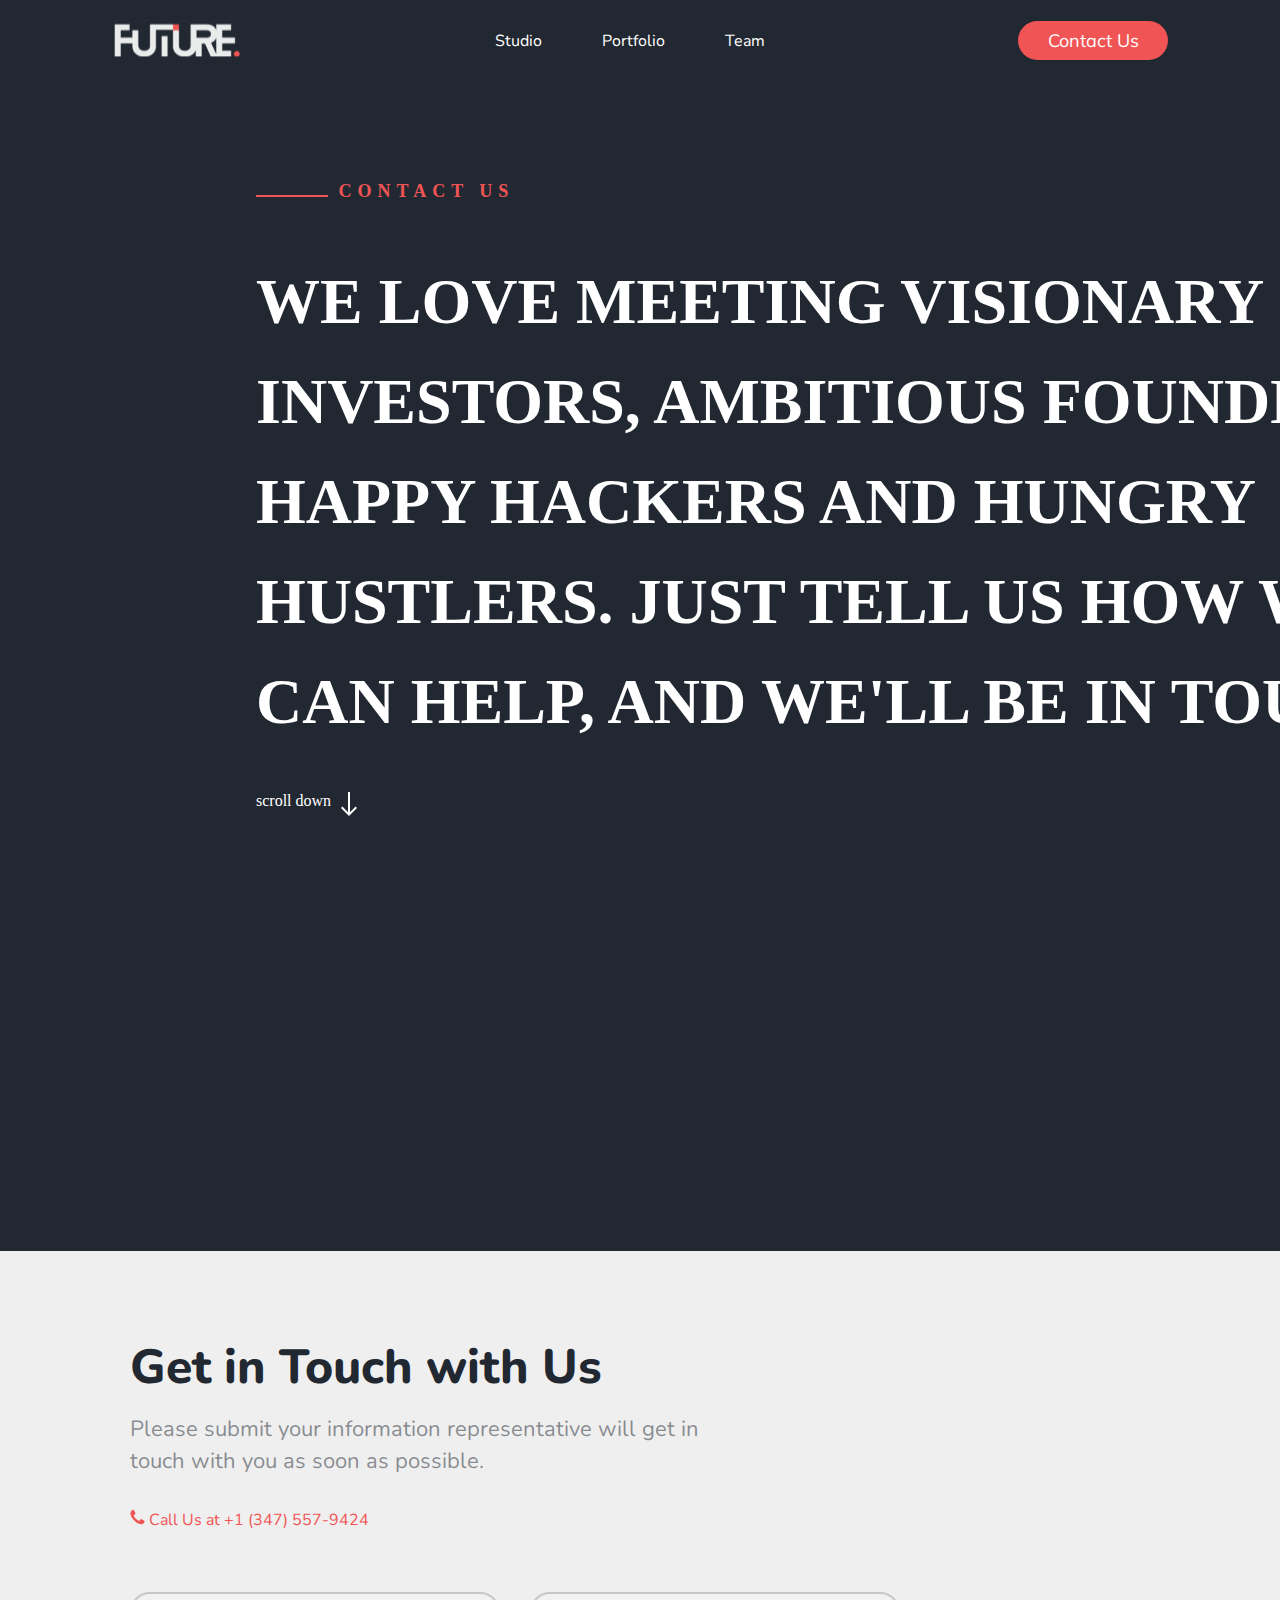
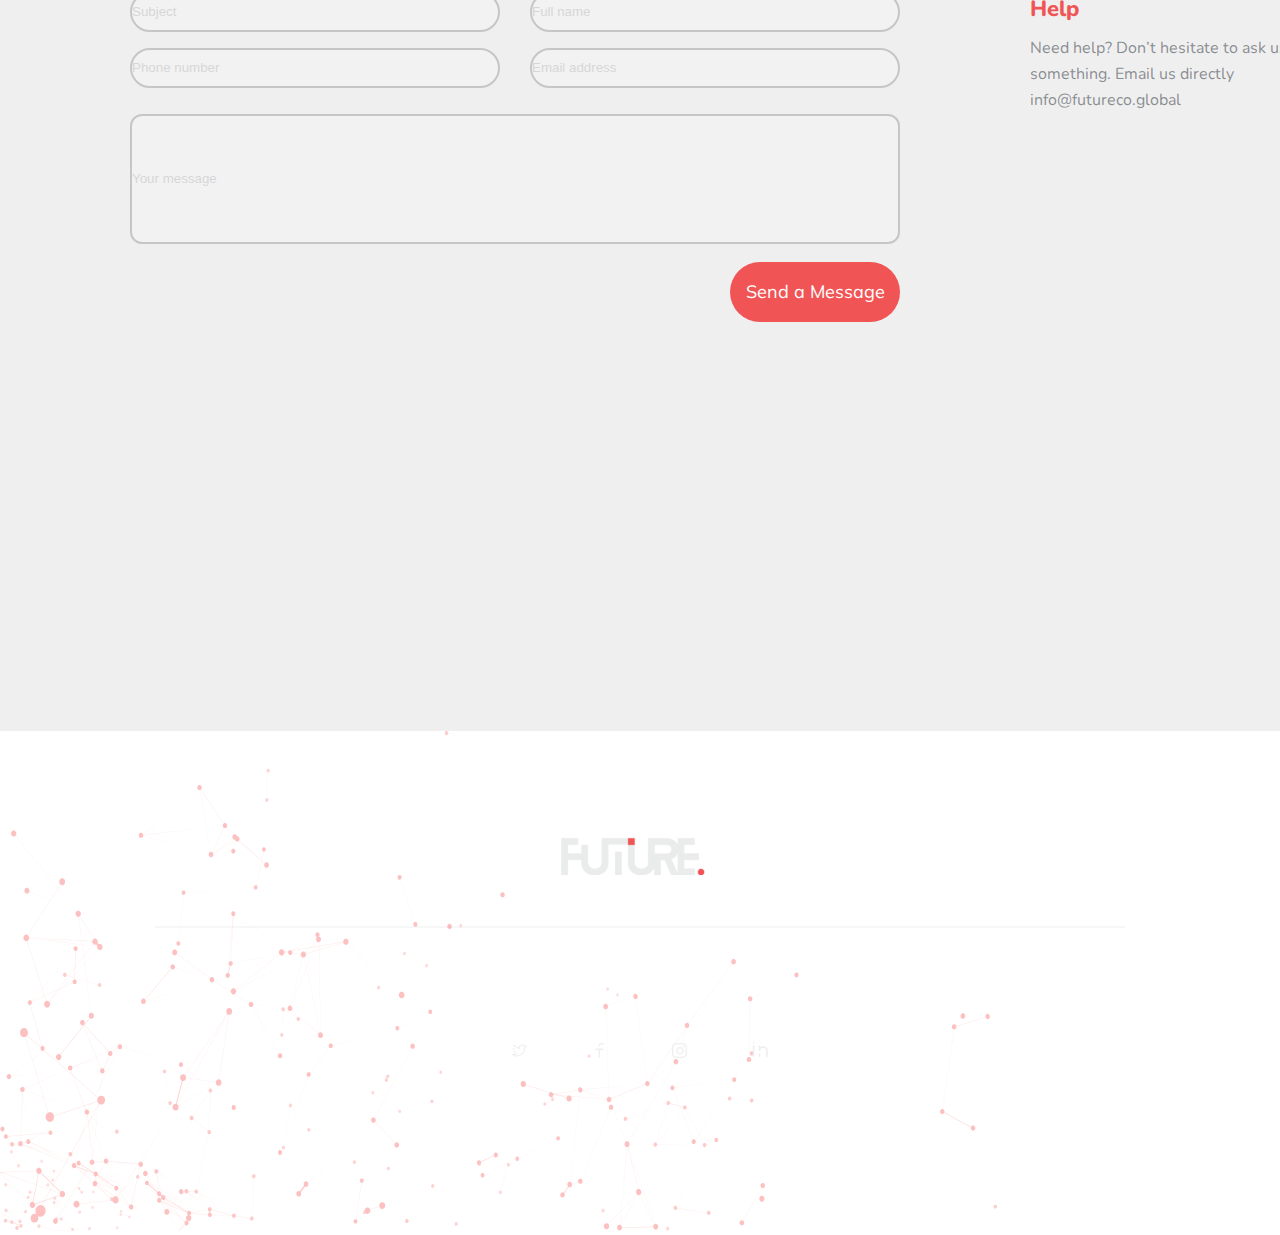
<file: contactus.html>
<!DOCTYPE html>
<html lang="en">
  <head>
    <meta charset="UTF-8" />
    <meta http-equiv="X-UA-Compatible" content="IE=edge" />
    <link rel="stylesheet" href="./css/main.css" />
    <meta name="viewport" content="width=device-width, initial-scale=1.0" />
    <title>Contact Us</title>
  </head>
  <body>
    <nav>
      <div>
        <a href="./index.html"
          ><svg
            width="130"
            height="42"
            viewBox="0 0 149 42"
            fill="none"
            xmlns="http://www.w3.org/2000/svg"
            xmlns:xlink="http://www.w3.org/1999/xlink"
          >
            <rect width="149" height="42" fill="url(#pattern0)" />
            <defs>
              <pattern
                id="pattern0"
                patternContentUnits="objectBoundingBox"
                width="1"
                height="1"
              >
                <use
                  xlink:href="#image0"
                  transform="translate(0.00863637) scale(0.000237587 0.000863122)"
                />
              </pattern>
              <image
                id="image0"
                width="4096"
                height="1131"
                xlink:href="[data-uri]"
              />
            </defs>
            >
          </svg></a
        >
      </div>
      <ul>
        <li><a href="./Studio.html">Studio</a></li>
        <li><a href="./Portfolio">Portfolio</a></li>
        <li><a href="./team.html">Team</a></li>
      </ul>
      <button class="contact-us">Contact Us</button>
    </nav>
    <section class="team__main">
      <div class="contact_one">
        <div class="motto">
          <p>
            <svg
              width="72"
              height="2"
              viewBox="0 0 72 2"
              fill="none"
              xmlns="http://www.w3.org/2000/svg"
            >
              <rect width="72" height="2" fill="#F05455" />
            </svg>
            CONTACT US
          </p>
          <p>
            We love meeting visionary investors, ambitious founders, happy
            hackers and hungry hustlers. Just tell us how we can help, and we'll
            be in touch<span style="color: #f05455">.</span>
          </p>
          <p>
            scroll down
            <svg
              width="16"
              height="24"
              viewBox="0 0 16 24"
              fill="none"
              xmlns="http://www.w3.org/2000/svg"
            >
              <path
                d="M16 16L14.59 14.59L9 20.17V0H7V20.17L1.42 14.58L0 16L8 24L16 16Z"
                fill="white"
              />
            </svg>
          </p>
        </div>
      </div>
    </section>
    <section class="contact_two">
      <section class="form">
        <h4>Get in Touch with Us</h4>
        <p>
          Please submit your information representative will get in touch with
          you as soon as possible.
        </p>
        <p>
          <svg
            width="15"
            height="15"
            viewBox="0 0 15 15"
            fill="none"
            xmlns="http://www.w3.org/2000/svg"
          >
            <path
              d="M14.5677 11.2269C14.5677 11.1565 14.5677 11.0862 14.5375 11.0159C14.4672 10.805 13.975 10.584 13.7741 10.4836C13.2016 10.1621 12.619 9.85074 12.0565 9.51927C11.7953 9.35856 11.4739 9.05722 11.1625 9.05722C10.5498 9.05722 9.65583 10.8753 9.11342 10.8753C8.84222 10.8753 8.49065 10.6242 8.24958 10.4836C6.42146 9.46905 5.15583 8.20342 4.14132 6.3753C4.0007 6.13422 3.74958 5.78266 3.74958 5.51146C3.74958 4.96905 5.56766 4.07507 5.56766 3.46235C5.56766 3.15097 5.26632 2.82954 5.10561 2.56838C4.77414 2.00588 4.46275 1.42329 4.14132 0.850743C4.04088 0.649849 3.81989 0.157662 3.60896 0.0873494C3.53864 0.0572153 3.46833 0.0572153 3.39802 0.0572153C3.03641 0.0572153 2.33329 0.21793 2.00181 0.368599C1.50963 0.579537 1.1882 1.14204 0.937081 1.59405C0.615653 2.18668 0.424805 2.78936 0.424805 3.46235C0.424805 4.3965 0.806501 5.24025 1.11789 6.09405C1.33887 6.70677 1.61007 7.2994 1.95159 7.85186C3.00628 9.55945 5.06543 11.6186 6.77302 12.6733C7.32547 13.0148 7.91811 13.286 8.53083 13.507C9.38463 13.8184 10.2284 14.2001 11.1625 14.2001C11.8355 14.2001 12.4382 14.0092 13.0308 13.6878C13.4828 13.4367 14.0453 13.1153 14.2563 12.6231C14.4069 12.2916 14.5677 11.5885 14.5677 11.2269Z"
              fill="#F05455"
            />
          </svg>
          Call Us at +1 (347) 557-9424
        </p>
        <p>Help</p>
        <p>
          Need help? Don’t hesitate to ask us something. Email us directly
          info@futureco.global
        </p>
        <form class="contact_form">
          <div class="single_row">
            <div class="single_column">
              <input type="text" id="subject" placeholder="Subject" />
            </div>
            <div class="single_column">
              <input type="text" id="fname" placeholder="Full name" />
            </div>
          </div>
          <div class="single_row">
            <div class="single_column">
              <input type="text" id="number" placeholder="Phone number" />
            </div>
            <div class="single_column">
              <input type="text" id="email" placeholder="Email address" />
            </div>
          </div>
          <div class="single_row">
            <div class="message">
              <input type="text" id="message" placeholder="Your message" />
            </div>
          </div>
          <button>Send a Message</button>
        </form>
      </section>
    </section>
    <div class="footer-image">
      <img
        style="z-index: -5"
        height="500"
        src="./img/Dots, footer.svg"
        alt=""
      />
    </div>
    <section class="newsletter index hide-on-med-and-down">
      <div class="bottom-nav">
        <ul>
          <li><a href="">Home</a></li>
          <li><a href="">Studio</a></li>
          <li><a href="">Portfolio</a></li>
        </ul>
        <img src="./img/logo.svg" alt="" />
        <ul>
          <li><a href="">Team</a></li>
          <li><a href="">Library</a></li>
          <li><a href="">Contact Us</a></li>
        </ul>
      </div>
      <section class="line hide-on-small-only">
        <svg
          width="970"
          height="2"
          viewBox="0 0 970 2"
          fill="none"
          xmlns="http://www.w3.org/2000/svg"
        >
          <path d="M0 1L970 1.00008" stroke="#EFEFEF" />
        </svg>
      </section>
    </section>

    <section class="newsletter hide-on-med-and-up">
      <ul>
        <li><a href="">Home</a></li>
        <li><a href="">Studio</a></li>
        <li><a href="">Portfolio</a></li>
        <li><a href="">Team</a></li>
        <li><a href="">Library</a></li>
        <li><a href="">Contact Us</a></li>
      </ul>

      <img src="./img/logo.svg" alt="" />
    </section>
    <div class="socials">
      <!-- twitter -->
      <a href="https://twitter.com/futurecoglobal"
        ><svg
          width="40"
          height="40"
          viewBox="0 0 40 40"
          fill="none"
          xmlns="http://www.w3.org/2000/svg"
        >
          <circle
            opacity="0.2"
            cx="20"
            cy="20"
            r="19"
            stroke="white"
            stroke-width="2"
          />
          <g clip-path="url(#clip0)">
            <path
              d="M26.899 15.2062C26.7209 14.9495 26.3681 14.8857 26.1112 15.0639L24.3535 16.2835C24.1938 16.3942 24.1022 16.5791 24.1106 16.7731C24.1156 16.8895 24.1181 16.9987 24.1181 17.1067C24.1181 20.6996 21.3842 24.4159 16.809 24.4159C15.8764 24.4159 14.9601 24.2384 14.1037 23.8959L16.8163 23.1372C17.1174 23.053 17.2932 22.7407 17.2089 22.4396C17.1247 22.1386 16.8127 21.9627 16.5113 22.047L12.4136 23.1932C12.1988 23.2532 12.0393 23.4339 12.0062 23.6545C11.9733 23.875 12.0728 24.0945 12.2606 24.2149C13.621 25.087 15.1938 25.5481 16.809 25.5481C19.9834 25.5481 21.9715 24.0484 23.0805 22.7903C24.4594 21.2259 25.2503 19.1543 25.2503 17.1068C25.2503 17.0844 25.2502 17.062 25.25 17.0395L26.7566 15.9941C27.0134 15.8159 27.0772 15.4632 26.899 15.2062Z"
              fill="#EFEFEF"
            />
            <path
              d="M13.25 15.0296L18.9549 17.9215C19.0358 17.9625 19.1235 17.9827 19.2108 17.9827C19.335 17.9827 19.4585 17.9418 19.5601 17.8621C19.7332 17.7264 19.812 17.5027 19.7622 17.2884C19.7244 17.1259 19.7053 16.9567 19.7053 16.7856C19.7053 15.5717 20.693 14.5841 21.9072 14.5841C22.5141 14.5841 23.1 14.8375 23.5145 15.2793C23.6694 15.4445 23.9078 15.5013 24.1207 15.424L25.8814 14.7843C26.1752 14.6775 26.3269 14.3528 26.2201 14.059C26.1134 13.7651 25.7884 13.6136 25.4948 13.7202L24.062 14.2408C23.4636 13.7357 22.6972 13.4519 21.9072 13.4519C20.1765 13.4519 18.7496 14.7773 18.5883 16.4663L13.7619 14.0198C13.483 13.8783 13.1424 13.9899 13.001 14.2687C12.8596 14.5476 12.9711 14.8882 13.25 15.0296Z"
              fill="#EFEFEF"
            />
            <path
              d="M12.9573 18.4192L14.2109 18.7652C14.2613 18.7792 14.3119 18.7858 14.3618 18.7858C14.6101 18.7858 14.8378 18.6212 14.9071 18.3702C14.9904 18.0689 14.8135 17.7571 14.5122 17.6739L13.2586 17.3278C12.9575 17.2446 12.6455 17.4214 12.5623 17.7228C12.4791 18.0242 12.656 18.3359 12.9573 18.4192Z"
              fill="#EFEFEF"
            />
            <path
              d="M14.0568 20.1041C13.7444 20.1159 13.5008 20.3787 13.5126 20.6911C13.5242 20.9963 13.7751 21.2358 14.0779 21.2358C14.0852 21.2358 14.0924 21.2356 14.0997 21.2354L15.3497 21.188C15.6621 21.1761 15.9058 20.9133 15.894 20.6009C15.8821 20.2885 15.6186 20.0451 15.3069 20.0567L14.0568 20.1041Z"
              fill="#EFEFEF"
            />
          </g>
          <defs>
            <clipPath id="clip0">
              <rect
                width="15"
                height="15"
                fill="white"
                transform="translate(12 12)"
              />
            </clipPath>
          </defs>
        </svg>
      </a>

      <!-- fb -->
      <a href="https://www.facebook.com/futurecoglobal"
        ><svg
          width="40"
          height="40"
          viewBox="0 0 40 40"
          fill="none"
          xmlns="http://www.w3.org/2000/svg"
        >
          <circle
            opacity="0.2"
            cx="20"
            cy="20"
            r="19"
            stroke="white"
            stroke-width="2"
          />
          <path
            d="M19.1998 15.3949C19.5885 15.3949 19.9037 15.0798 19.9037 14.691C19.9037 13.9834 20.4794 13.4078 21.1869 13.4078H23.1746C23.5634 13.4078 23.8785 13.0927 23.8785 12.7039C23.8785 12.3152 23.5634 12 23.1746 12H21.1869C19.703 12 18.4958 13.2072 18.4958 14.691C18.4958 15.0797 18.811 15.3949 19.1998 15.3949Z"
            fill="#EFEFEF"
          />
          <path
            d="M23.024 17.5962H15.8251C15.4364 17.5962 15.1212 17.9114 15.1212 18.3001C15.1212 18.6889 15.4364 19.004 15.8251 19.004H18.4962V26.2961C18.4962 26.6849 18.8114 27 19.2002 27C19.5889 27 19.9041 26.6849 19.9041 26.2961V19.004H23.0241C23.4129 19.004 23.728 18.6889 23.728 18.3001C23.728 17.9114 23.4128 17.5962 23.024 17.5962Z"
            fill="#EFEFEF"
          />
        </svg>
      </a>
      <!-- insta -->
      <a href="https://www.instagram.com/futurecoglobal/"
        ><svg
          width="40"
          height="40"
          viewBox="0 0 40 40"
          fill="none"
          xmlns="http://www.w3.org/2000/svg"
        >
          <circle
            opacity="0.2"
            cx="20"
            cy="20"
            r="19"
            stroke="white"
            stroke-width="2"
          />
          <path
            d="M22.8605 12H16.1394C13.8569 12 12 13.857 12 16.1395V22.8605C12 25.1431 13.8569 27 16.1394 27H22.8605C25.1431 27 27 25.143 27 22.8605V16.1395C27.0001 13.857 25.1431 12 22.8605 12ZM25.6692 22.8605C25.6692 24.4092 24.4092 25.6691 22.8605 25.6691H16.1394C14.5908 25.6692 13.3309 24.4092 13.3309 22.8605V16.1395C13.3309 14.5909 14.5908 13.3309 16.1394 13.3309H22.8605C24.4091 13.3309 25.6691 14.5909 25.6691 16.1395V22.8605H25.6692Z"
            fill="#EFEFEF"
          />
          <path
            d="M19.8651 16C17.7339 16 16 17.7339 16 19.8651C16 21.9963 17.7339 23.7301 19.8651 23.7301C21.9964 23.7301 23.7302 21.9963 23.7302 19.8651C23.7302 17.7339 21.9964 16 19.8651 16ZM19.8651 22.3991C18.4678 22.3991 17.3309 21.2624 17.3309 19.865C17.3309 18.4676 18.4677 17.3308 19.8651 17.3308C21.2625 17.3308 22.3994 18.4676 22.3994 19.865C22.3994 21.2624 21.2624 22.3991 19.8651 22.3991Z"
            fill="#EFEFEF"
          />
          <path
            d="M23.5277 14.5068C23.2712 14.5068 23.0192 14.6107 22.838 14.7926C22.656 14.9737 22.5513 15.2258 22.5513 15.4832C22.5513 15.7398 22.6561 15.9918 22.838 16.1737C23.0191 16.3548 23.2712 16.4595 23.5277 16.4595C23.7851 16.4595 24.0363 16.3548 24.2182 16.1737C24.4002 15.9918 24.504 15.7397 24.504 15.4832C24.504 15.2258 24.4002 14.9737 24.2182 14.7926C24.0371 14.6107 23.7851 14.5068 23.5277 14.5068Z"
            fill="#EFEFEF"
          />
        </svg>
      </a>
      <!-- linked -->
      <a href="https://www.linkedin.com/company/futurecoglobal/"
        ><svg
          width="40"
          height="40"
          viewBox="0 0 40 40"
          fill="none"
          xmlns="http://www.w3.org/2000/svg"
        >
          <circle
            opacity="0.2"
            cx="20"
            cy="20"
            r="19"
            stroke="white"
            stroke-width="2"
          />
          <path
            d="M13.6363 14.5292C13.1871 14.5292 12.8229 14.8601 12.8229 15.2682V25.2596C12.8229 25.6677 13.1871 25.9986 13.6363 25.9986C14.0855 25.9986 14.4497 25.6677 14.4497 25.2596V15.2682C14.4497 14.86 14.0855 14.5292 13.6363 14.5292Z"
            fill="#EFEFEF"
          />
          <path
            d="M19.4456 22.3364C18.9964 22.3364 18.6322 22.6673 18.6322 23.0754V25.2592C18.6322 25.6673 18.9964 25.9982 19.4456 25.9982C19.8948 25.9982 20.259 25.6673 20.259 25.2592V23.0754C20.259 22.6673 19.8948 22.3364 19.4456 22.3364Z"
            fill="#EFEFEF"
          />
          <path
            d="M23.2277 15.3246C22.0967 15.3246 21.0605 15.6985 20.259 16.3164V15.2682C20.259 14.8601 19.8948 14.5292 19.4456 14.5292C18.9964 14.5292 18.6322 14.8601 18.6322 15.2682V19.499C18.6322 19.4991 18.6322 19.4992 18.6322 19.4993C18.6322 19.4995 18.6322 19.4996 18.6322 19.4999C18.6322 19.908 18.9964 20.2389 19.4456 20.2389C19.8948 20.2389 20.259 19.908 20.259 19.4999C20.259 18.0126 21.5908 16.8027 23.2277 16.8027C24.8646 16.8027 26.1963 18.0126 26.1963 19.4999V25.2596C26.1963 25.6677 26.5604 25.9986 27.0096 25.9986C27.459 25.9986 27.823 25.6677 27.823 25.2596V19.4999C27.823 17.1976 25.7617 15.3246 23.2277 15.3246Z"
            fill="#EFEFEF"
          />
          <path
            d="M13.6363 12.478C13.85 12.478 14.0604 12.3992 14.2122 12.2622C14.3629 12.1243 14.4497 11.9341 14.4497 11.74C14.4497 11.5449 14.3629 11.3547 14.2122 11.2168C14.0604 11.0798 13.85 11 13.6363 11C13.4227 11 13.2134 11.0798 13.0615 11.2168C12.9097 11.3547 12.8229 11.5449 12.8229 11.74C12.8229 11.9341 12.9097 12.1243 13.0615 12.2622C13.2134 12.3992 13.4227 12.478 13.6363 12.478Z"
            fill="#EFEFEF"
          />
        </svg>
      </a>
    </div>
  </body>
</html>
</file>
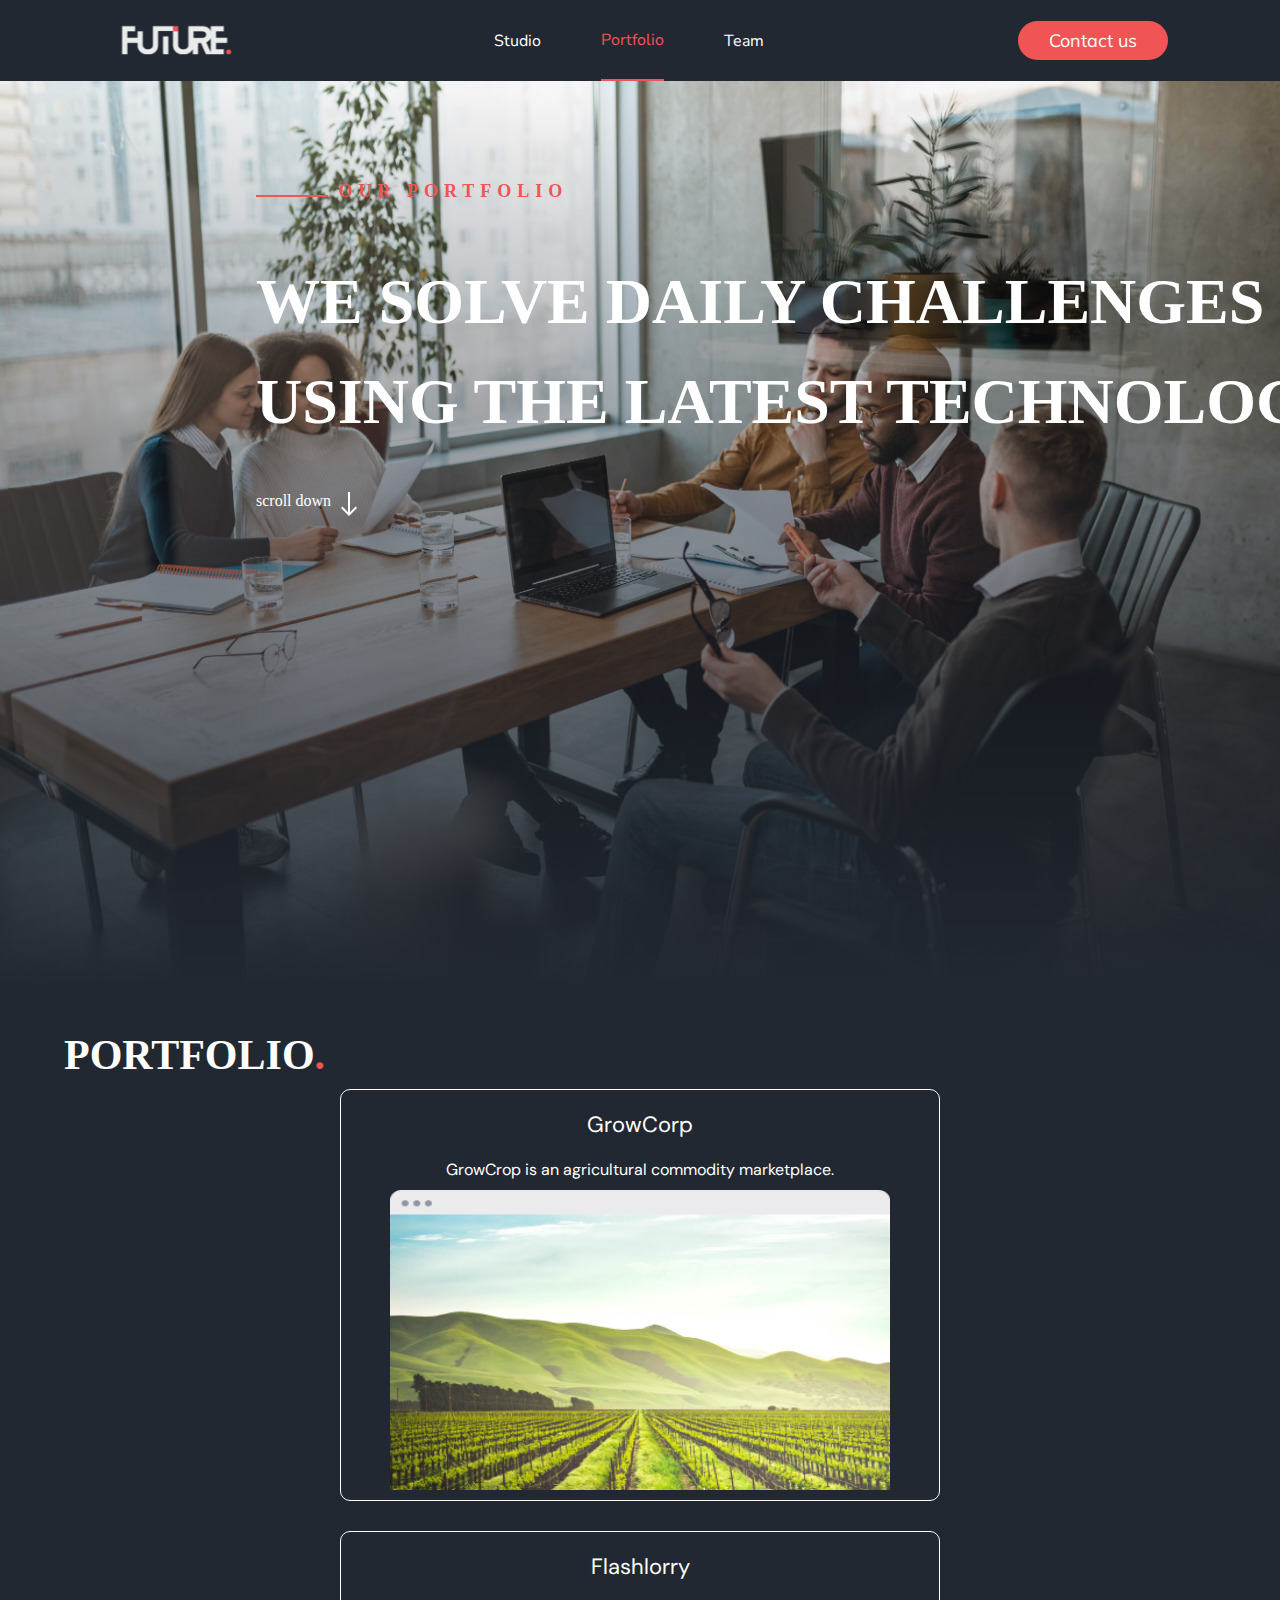
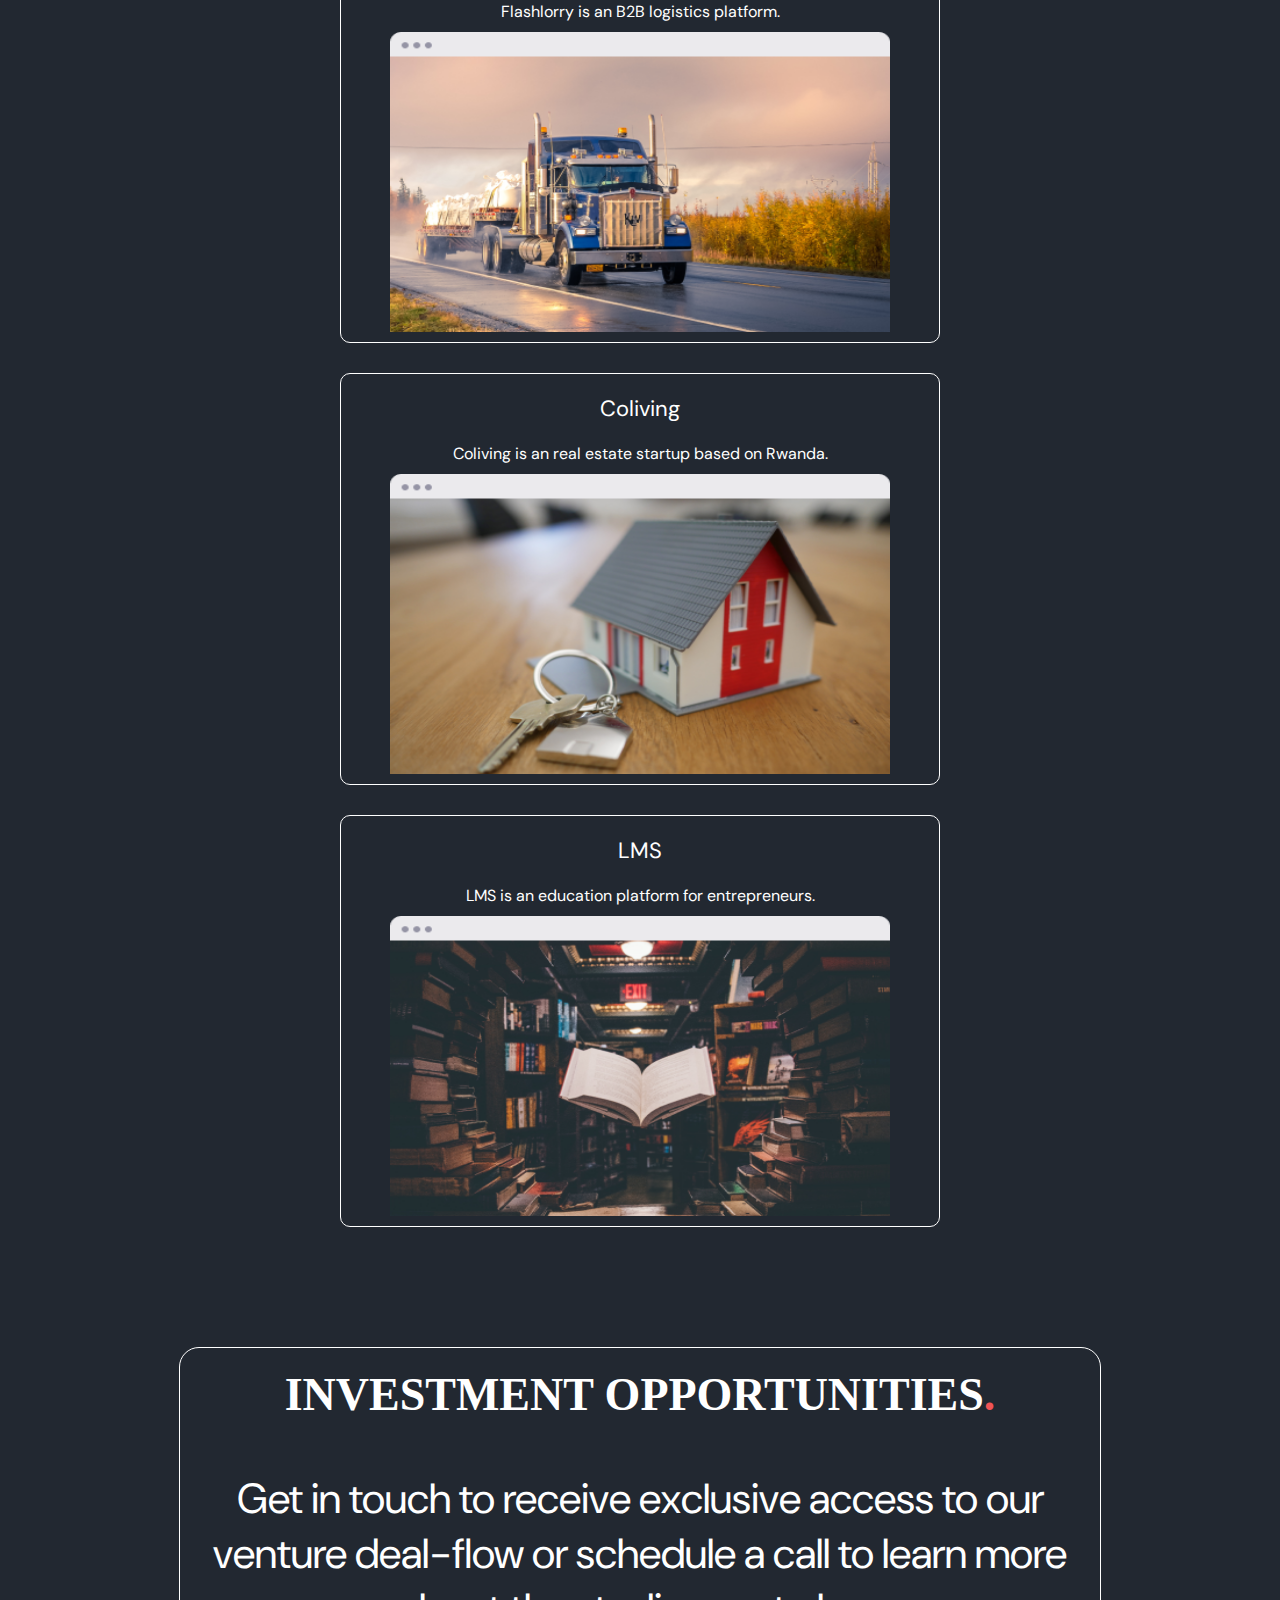
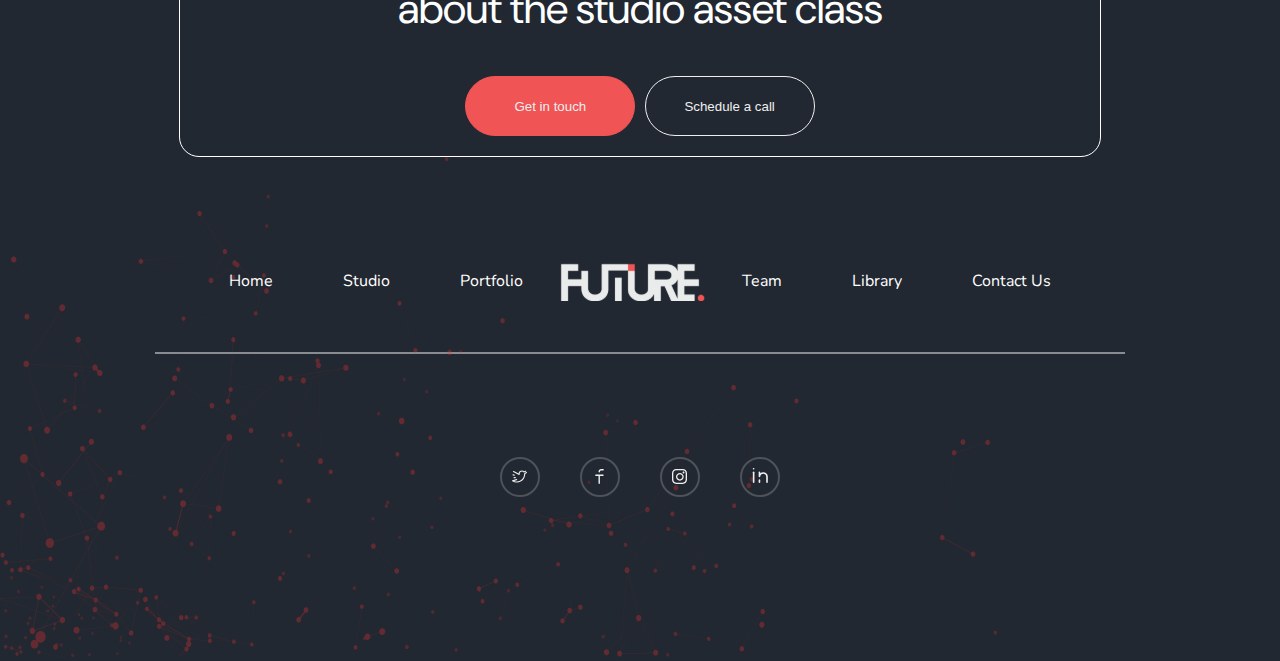
<file: portfolio.html>
<!DOCTYPE html>
<html lang="en">
  <head>
    <meta charset="UTF-8" />
    <meta http-equiv="X-UA-Compatible" content="IE=edge" />
    <link rel="shortcut icon" href="./img/icon.ico" type="image/x-icon" />
    <meta name="viewport" content="width=device-width, initial-scale=1.0" />
    <link rel="stylesheet" href="./css/main.css" />
    <title>Our Team</title>
  </head>
  <body class="body">
    <nav class="hide-on-med-and-down">
      <div>
        <a href="./index.html"
          ><svg
            width="129"
            height="32"
            viewBox="0 0 149 42"
            fill="none"
            xmlns="http://www.w3.org/2000/svg"
            xmlns:xlink="http://www.w3.org/1999/xlink"
          >
            <rect width="149" height="42" fill="url(#pattern0)" />
            <defs>
              <pattern
                id="pattern0"
                patternContentUnits="objectBoundingBox"
                width="1"
                height="1"
              >
                <use
                  xlink:href="#image0"
                  transform="translate(0.00863637) scale(0.000237587 0.000863122)"
                />
              </pattern>
              <image
                id="image0"
                width="4096"
                height="1131"
                xlink:href="[data-uri]"
              />
            </defs>
            >
          </svg></a
        >
      </div>
      <ul>
        <li><a href="./Studio.html">Studio</a></li>
        <li class="active">
          <a class="active" href="./portfolio.html">Portfolio</a>
        </li>
        <li><a href="./team.html">Team</a></li>
      </ul>
      <button class="contact-us">
        <a href="./contactus.html" style="color: white; text-decoration: none">
          Contact us</a
        >
      </button>
    </nav>
    <section class="team__main">
      <div class="main__image">
        <div class="blend"></div>
        <img
          src="./img/front-view-people-having-meeting-office (1).jpg"
          alt=""
        />
        <div class="motto">
          <p>
            <svg
              width="72"
              height="2"
              viewBox="0 0 72 2"
              fill="none"
              xmlns="http://www.w3.org/2000/svg"
            >
              <rect width="72" height="2" fill="#F05455" />
            </svg>
            OUR PORTFOLIO
          </p>
          <p>
            We solve daily challenges by using the latest technology<span
              style="color: #f05455"
              >.</span
            >
          </p>
          <p>
            scroll down
            <svg
              width="16"
              height="24"
              viewBox="0 0 16 24"
              fill="none"
              xmlns="http://www.w3.org/2000/svg"
            >
              <path
                d="M16 16L14.59 14.59L9 20.17V0H7V20.17L1.42 14.58L0 16L8 24L16 16Z"
                fill="white"
              />
            </svg>
          </p>
        </div>
      </div>
    </section>
    <!-- Team cards -->
    <section class="container">
      <header>
        <p class="our-team">Portfolio<span style="color: #f05455">.</span></p>
      </header>
      <div class="cards port-cards">
        <div class="port-card">
          <p>GrowCorp</p>
          <small>GrowCrop is an agricultural commodity marketplace.</small>
          <div class="port-img">
            <img src="./img/Browser1.png" alt="" />
          </div>
        </div>
        <div class="port-card">
          <p>Flashlorry</p>
          <small>Flashlorry is an B2B logistics platform.</small>
          <div class="port-img">
            <img src="./img/Browser.png" alt="" />
          </div>
        </div>
        <div class="port-card">
          <p>Coliving</p>
          <small>Coliving is an real estate startup based on Rwanda.</small>
          <div class="port-img">
            <img src="./img/Browser2.png" alt="" />
          </div>
        </div>
        <div class="port-card">
          <p>LMS</p>
          <small>LMS is an education platform for entrepreneurs.</small>
          <div class="port-img">
            <img src="./img/Browser3.png" alt="" />
          </div>
        </div>
      </div>
      <div class="join">
        <h1>investment opportunities<span style="color: #f05455">.</span></h1>
        <p>
          Get in touch to receive exclusive access to our venture deal-flow or
          schedule a call to learn more about the studio asset class
        </p>
        <div class="buttons">
          <button class="get-in-touch">Get in touch</button>
          <button class="call">Schedule a call</button>
        </div>
      </div>
    </section>
    <div class="footer-image">
      <img
        style="z-index: -5"
        height="500"
        src="./img/Dots, footer.svg"
        alt=""
      />
    </div>
    <section class="newsletter index hide-on-med-and-down">
      <div class="bottom-nav">
        <ul>
          <li><a href="">Home</a></li>
          <li><a href="">Studio</a></li>
          <li><a href="">Portfolio</a></li>
        </ul>
        <img src="./img/logo.svg" alt="" />
        <ul>
          <li><a href="">Team</a></li>
          <li><a href="">Library</a></li>
          <li><a href="">Contact Us</a></li>
        </ul>
      </div>
      <section class="line hide-on-small-only">
        <svg
          width="970"
          height="2"
          viewBox="0 0 970 2"
          fill="none"
          xmlns="http://www.w3.org/2000/svg"
        >
          <path d="M0 1L970 1.00008" stroke="#EFEFEF" />
        </svg>
      </section>
    </section>

    <section class="newsletter hide-on-med-and-up">
      <ul>
        <li><a href="">Home</a></li>
        <li><a href="">Studio</a></li>
        <li><a href="">Portfolio</a></li>
        <li><a href="">Team</a></li>
        <li><a href="">Library</a></li>
        <li><a href="">Contact Us</a></li>
      </ul>

      <img src="./img/logo.svg" alt="" />
    </section>
    <div class="socials">
      <!-- twitter -->
      <a href="https://twitter.com/futurecoglobal"
        ><svg
          width="40"
          height="40"
          viewBox="0 0 40 40"
          fill="none"
          xmlns="http://www.w3.org/2000/svg"
        >
          <circle
            opacity="0.2"
            cx="20"
            cy="20"
            r="19"
            stroke="white"
            stroke-width="2"
          />
          <g clip-path="url(#clip0)">
            <path
              d="M26.899 15.2062C26.7209 14.9495 26.3681 14.8857 26.1112 15.0639L24.3535 16.2835C24.1938 16.3942 24.1022 16.5791 24.1106 16.7731C24.1156 16.8895 24.1181 16.9987 24.1181 17.1067C24.1181 20.6996 21.3842 24.4159 16.809 24.4159C15.8764 24.4159 14.9601 24.2384 14.1037 23.8959L16.8163 23.1372C17.1174 23.053 17.2932 22.7407 17.2089 22.4396C17.1247 22.1386 16.8127 21.9627 16.5113 22.047L12.4136 23.1932C12.1988 23.2532 12.0393 23.4339 12.0062 23.6545C11.9733 23.875 12.0728 24.0945 12.2606 24.2149C13.621 25.087 15.1938 25.5481 16.809 25.5481C19.9834 25.5481 21.9715 24.0484 23.0805 22.7903C24.4594 21.2259 25.2503 19.1543 25.2503 17.1068C25.2503 17.0844 25.2502 17.062 25.25 17.0395L26.7566 15.9941C27.0134 15.8159 27.0772 15.4632 26.899 15.2062Z"
              fill="#EFEFEF"
            />
            <path
              d="M13.25 15.0296L18.9549 17.9215C19.0358 17.9625 19.1235 17.9827 19.2108 17.9827C19.335 17.9827 19.4585 17.9418 19.5601 17.8621C19.7332 17.7264 19.812 17.5027 19.7622 17.2884C19.7244 17.1259 19.7053 16.9567 19.7053 16.7856C19.7053 15.5717 20.693 14.5841 21.9072 14.5841C22.5141 14.5841 23.1 14.8375 23.5145 15.2793C23.6694 15.4445 23.9078 15.5013 24.1207 15.424L25.8814 14.7843C26.1752 14.6775 26.3269 14.3528 26.2201 14.059C26.1134 13.7651 25.7884 13.6136 25.4948 13.7202L24.062 14.2408C23.4636 13.7357 22.6972 13.4519 21.9072 13.4519C20.1765 13.4519 18.7496 14.7773 18.5883 16.4663L13.7619 14.0198C13.483 13.8783 13.1424 13.9899 13.001 14.2687C12.8596 14.5476 12.9711 14.8882 13.25 15.0296Z"
              fill="#EFEFEF"
            />
            <path
              d="M12.9573 18.4192L14.2109 18.7652C14.2613 18.7792 14.3119 18.7858 14.3618 18.7858C14.6101 18.7858 14.8378 18.6212 14.9071 18.3702C14.9904 18.0689 14.8135 17.7571 14.5122 17.6739L13.2586 17.3278C12.9575 17.2446 12.6455 17.4214 12.5623 17.7228C12.4791 18.0242 12.656 18.3359 12.9573 18.4192Z"
              fill="#EFEFEF"
            />
            <path
              d="M14.0568 20.1041C13.7444 20.1159 13.5008 20.3787 13.5126 20.6911C13.5242 20.9963 13.7751 21.2358 14.0779 21.2358C14.0852 21.2358 14.0924 21.2356 14.0997 21.2354L15.3497 21.188C15.6621 21.1761 15.9058 20.9133 15.894 20.6009C15.8821 20.2885 15.6186 20.0451 15.3069 20.0567L14.0568 20.1041Z"
              fill="#EFEFEF"
            />
          </g>
          <defs>
            <clipPath id="clip0">
              <rect
                width="15"
                height="15"
                fill="white"
                transform="translate(12 12)"
              />
            </clipPath>
          </defs>
        </svg>
      </a>

      <!-- fb -->
      <a href="https://www.facebook.com/futurecoglobal"
        ><svg
          width="40"
          height="40"
          viewBox="0 0 40 40"
          fill="none"
          xmlns="http://www.w3.org/2000/svg"
        >
          <circle
            opacity="0.2"
            cx="20"
            cy="20"
            r="19"
            stroke="white"
            stroke-width="2"
          />
          <path
            d="M19.1998 15.3949C19.5885 15.3949 19.9037 15.0798 19.9037 14.691C19.9037 13.9834 20.4794 13.4078 21.1869 13.4078H23.1746C23.5634 13.4078 23.8785 13.0927 23.8785 12.7039C23.8785 12.3152 23.5634 12 23.1746 12H21.1869C19.703 12 18.4958 13.2072 18.4958 14.691C18.4958 15.0797 18.811 15.3949 19.1998 15.3949Z"
            fill="#EFEFEF"
          />
          <path
            d="M23.024 17.5962H15.8251C15.4364 17.5962 15.1212 17.9114 15.1212 18.3001C15.1212 18.6889 15.4364 19.004 15.8251 19.004H18.4962V26.2961C18.4962 26.6849 18.8114 27 19.2002 27C19.5889 27 19.9041 26.6849 19.9041 26.2961V19.004H23.0241C23.4129 19.004 23.728 18.6889 23.728 18.3001C23.728 17.9114 23.4128 17.5962 23.024 17.5962Z"
            fill="#EFEFEF"
          />
        </svg>
      </a>
      <!-- insta -->
      <a href="https://www.instagram.com/futurecoglobal/"
        ><svg
          width="40"
          height="40"
          viewBox="0 0 40 40"
          fill="none"
          xmlns="http://www.w3.org/2000/svg"
        >
          <circle
            opacity="0.2"
            cx="20"
            cy="20"
            r="19"
            stroke="white"
            stroke-width="2"
          />
          <path
            d="M22.8605 12H16.1394C13.8569 12 12 13.857 12 16.1395V22.8605C12 25.1431 13.8569 27 16.1394 27H22.8605C25.1431 27 27 25.143 27 22.8605V16.1395C27.0001 13.857 25.1431 12 22.8605 12ZM25.6692 22.8605C25.6692 24.4092 24.4092 25.6691 22.8605 25.6691H16.1394C14.5908 25.6692 13.3309 24.4092 13.3309 22.8605V16.1395C13.3309 14.5909 14.5908 13.3309 16.1394 13.3309H22.8605C24.4091 13.3309 25.6691 14.5909 25.6691 16.1395V22.8605H25.6692Z"
            fill="#EFEFEF"
          />
          <path
            d="M19.8651 16C17.7339 16 16 17.7339 16 19.8651C16 21.9963 17.7339 23.7301 19.8651 23.7301C21.9964 23.7301 23.7302 21.9963 23.7302 19.8651C23.7302 17.7339 21.9964 16 19.8651 16ZM19.8651 22.3991C18.4678 22.3991 17.3309 21.2624 17.3309 19.865C17.3309 18.4676 18.4677 17.3308 19.8651 17.3308C21.2625 17.3308 22.3994 18.4676 22.3994 19.865C22.3994 21.2624 21.2624 22.3991 19.8651 22.3991Z"
            fill="#EFEFEF"
          />
          <path
            d="M23.5277 14.5068C23.2712 14.5068 23.0192 14.6107 22.838 14.7926C22.656 14.9737 22.5513 15.2258 22.5513 15.4832C22.5513 15.7398 22.6561 15.9918 22.838 16.1737C23.0191 16.3548 23.2712 16.4595 23.5277 16.4595C23.7851 16.4595 24.0363 16.3548 24.2182 16.1737C24.4002 15.9918 24.504 15.7397 24.504 15.4832C24.504 15.2258 24.4002 14.9737 24.2182 14.7926C24.0371 14.6107 23.7851 14.5068 23.5277 14.5068Z"
            fill="#EFEFEF"
          />
        </svg>
      </a>
      <!-- linked -->
      <a href="https://www.linkedin.com/company/futurecoglobal/"
        ><svg
          width="40"
          height="40"
          viewBox="0 0 40 40"
          fill="none"
          xmlns="http://www.w3.org/2000/svg"
        >
          <circle
            opacity="0.2"
            cx="20"
            cy="20"
            r="19"
            stroke="white"
            stroke-width="2"
          />
          <path
            d="M13.6363 14.5292C13.1871 14.5292 12.8229 14.8601 12.8229 15.2682V25.2596C12.8229 25.6677 13.1871 25.9986 13.6363 25.9986C14.0855 25.9986 14.4497 25.6677 14.4497 25.2596V15.2682C14.4497 14.86 14.0855 14.5292 13.6363 14.5292Z"
            fill="#EFEFEF"
          />
          <path
            d="M19.4456 22.3364C18.9964 22.3364 18.6322 22.6673 18.6322 23.0754V25.2592C18.6322 25.6673 18.9964 25.9982 19.4456 25.9982C19.8948 25.9982 20.259 25.6673 20.259 25.2592V23.0754C20.259 22.6673 19.8948 22.3364 19.4456 22.3364Z"
            fill="#EFEFEF"
          />
          <path
            d="M23.2277 15.3246C22.0967 15.3246 21.0605 15.6985 20.259 16.3164V15.2682C20.259 14.8601 19.8948 14.5292 19.4456 14.5292C18.9964 14.5292 18.6322 14.8601 18.6322 15.2682V19.499C18.6322 19.4991 18.6322 19.4992 18.6322 19.4993C18.6322 19.4995 18.6322 19.4996 18.6322 19.4999C18.6322 19.908 18.9964 20.2389 19.4456 20.2389C19.8948 20.2389 20.259 19.908 20.259 19.4999C20.259 18.0126 21.5908 16.8027 23.2277 16.8027C24.8646 16.8027 26.1963 18.0126 26.1963 19.4999V25.2596C26.1963 25.6677 26.5604 25.9986 27.0096 25.9986C27.459 25.9986 27.823 25.6677 27.823 25.2596V19.4999C27.823 17.1976 25.7617 15.3246 23.2277 15.3246Z"
            fill="#EFEFEF"
          />
          <path
            d="M13.6363 12.478C13.85 12.478 14.0604 12.3992 14.2122 12.2622C14.3629 12.1243 14.4497 11.9341 14.4497 11.74C14.4497 11.5449 14.3629 11.3547 14.2122 11.2168C14.0604 11.0798 13.85 11 13.6363 11C13.4227 11 13.2134 11.0798 13.0615 11.2168C12.9097 11.3547 12.8229 11.5449 12.8229 11.74C12.8229 11.9341 12.9097 12.1243 13.0615 12.2622C13.2134 12.3992 13.4227 12.478 13.6363 12.478Z"
            fill="#EFEFEF"
          />
        </svg>
      </a>
    </div>
  </body>
</html>
</file>
<file: css/main.css>
/* Fonts */
@import url("https://fonts.googleapis.com/css2?family=Mulish:ital,wght@0,200;0,300;0,400;0,500;0,600;0,700;0,800;0,900;1,200;1,300;1,400;1,500;1,600;1,700;1,800;1,900&family=Nunito:ital,wght@0,200;0,300;0,400;0,600;0,700;0,800;0,900;1,200;1,300;1,400;1,600;1,700;1,800;1,900&display=swap");
@import url("https://fonts.googleapis.com/css2?family=Montserrat:ital,wght@0,100;0,200;0,300;0,400;0,500;0,600;0,700;0,800;0,900;1,100;1,200;1,300;1,400;1,500;1,600;1,700;1,800;1,900&display=swap");
@import url("https://fonts.googleapis.com/css2?family=DM+Sans:ital,wght@0,400;0,500;0,700;1,400;1,500;1,700&display=swap");
*,
body,
html {
  margin: 0;
  box-sizing: border-box;
  padding: 0;
}
.body {
  overflow-x: hidden;
  width: 100vw;
  background-color: #222831;
}
nav {
  width: 100%;
  background-color: #222831;
  display: flex;
  align-items: center;
  justify-content: space-around;
  height: 9vh;
}
nav > ul {
  display: flex;
  justify-content: center;
  align-items: center;
  list-style-type: none;
  z-index: 999;
  height: 100%;
}
nav > ul > li {
  margin: 30px;
  height: 100%;
  display: flex;
  align-items: center;
  justify-content: center;
  text-align: center;
}
nav > ul > li > a {
  text-decoration: none;
  color: white;
  font-family: Nunito;
}
nav > ul > li > a.active {
  color: #f05455;
}
nav > ul > li.active {
  border-bottom: 2px solid #f05455;
}
nav > button {
  font-family: Mulish;
  background-color: #f05455;
  color: white;
  border: none;
  border-radius: 30px;
  width: 150px;
  height: 39px;
  font-size: 18px;
  z-index: 999;
  cursor: pointer;
}

.main__image {
  height: 100vh;
  width: 100%;
}
.main__image > img {
  width: 100%;
  height: 100%;
  opacity: 1;
  z-index: 1;
}

.blend {
  position: absolute;
  height: 100%;
  width: 100%;
  opacity: 1;
  background: linear-gradient(to top, #222831, transparent);
  max-width: 100%;
  margin-top: 10px;
  display: flex;
  align-items: center;
  justify-content: center;
  flex-wrap: wrap;
}
.motto {
  position: absolute;
  top: 20%;
  left: 20%;
  display: flex;
  flex-direction: column;
  font-family: Futura;
  width: 100vw;
}

.motto > p:nth-child(1) {
  font-family: Futura;
  font-style: normal;
  font-weight: 800;
  font-size: 18px;
  line-height: 22px;
  letter-spacing: 6px;
  text-transform: uppercase;
  color: #f05455;
  margin-bottom: 50px;
}
.motto.home > .headings > p:nth-child(1) > svg {
  margin-right: 30px;
}
.motto > p:nth-child(2) {
  color: #ffffff;
  font-size: 64px;
  line-height: 100px;
  text-transform: uppercase;
  font-weight: 600;
  width: 1170px;
  margin-bottom: 40px;
}
.motto > p:nth-child(3) {
  font-size: 18;
  color: #fff;
  display: flex;
}
.motto > p:nth-child(3) > svg {
  margin-left: 10px;
}

/* HOME INDEX SPECIFIC CODE */
.motto.home {
  top: 0;
  left: 0;
  margin-bottom: 0;
}
.motto.home > .headings {
  position: relative;
  left: 13%;
  margin-top: 12%;
}
.motto.home > .headings > p:nth-child(1) {
  font-family: Futura;
  font-style: normal;
  font-weight: 800;
  font-size: 18px;
  line-height: 22px;
  letter-spacing: 6px;
  text-transform: uppercase;
  color: #f05455;
  margin-bottom: 50px;
}
.motto.home > .headings > p:nth-child(1) > svg {
  margin-right: 30px;
}
.motto.home > .headings > p:nth-child(2) {
  color: #ffffff;
  font-size: 64px;
  line-height: 100px;
  text-transform: uppercase;
  font-weight: 600;
  width: 1170px;
  margin-bottom: 40px;
}
.motto.home > .headings > p:nth-child(3) {
  font-size: 18;
  color: #fff;
  display: flex;
}
.motto.home > .headings > p:nth-child(3) > svg {
  margin-left: 10px;
}

.home__socials {
  color: white;
  width: 100vw;
  display: flex;
  justify-content: center;
  align-items: center;
  flex-direction: column;
}
.home__socials > p {
  font-size: 35px;
  font-family: Nunito;
  margin-bottom: 30px;
}
.socials > a {
  margin-left: 20px;
  margin-right: 20px;
}
.main__image.index {
  position: absolute;
  z-index: 1;
}
.dots_content {
  z-index: 99;
  display: flex;
  flex-direction: column;
  justify-content: center;
  align-items: center;
  padding: 30px;
  height: 80vh;
}
.dots_content > p:nth-child(1) {
  font-family: Futura;
  font-style: normal;
  font-weight: bold;
  font-size: 120px;
  line-height: 86px;
  color: #222831;
  height: 150px;
}
.dots_content > p:nth-child(2) {
  display: flex;
  font-family: DM Sans;
  font-style: normal;
  font-weight: normal;
  font-size: 32px;
  line-height: 50px;
  width: 50%;
  text-align: center;
  height: 300px;
  color: rgba(34, 40, 49, 0.5);
}
.dots_content > button {
  font-family: Mulish;
  background-color: #f05455;
  color: white;
  border: none;
  border-radius: 30px;
  width: 220px;
  height: 50px;
  font-size: 18px;
  z-index: 1;
  cursor: pointer;
}
.dots_content > a {
  font-family: Poppins;
  font-style: normal;
  font-weight: 500;
  font-size: 18px;
  line-height: 26px;
  color: #f05455;
  z-index: 1;
  text-decoration: none;
}
.home {
  position: absolute;
  width: 100%;
  bottom: 0;
}
.home_three {
  overflow-x: hidden;
  width: 100vw;
  background-color: #222831;
}
.home_four {
  overflow-x: hidden;
  height: 100vh;
  width: 100vw;
  background-color: #efefef;
}
.header {
  height: 94px;
  background: #222831;
}
.future1 {
  max-height: 50%;
  object-fit: contain;
}
.desktop {
  height: 398px;
  background: #222831;
  top: 94px;
}
.Future_Studio {
  font-family: Montserrat;
  font-style: normal;
  font-weight: 900;
  font-size: 30px;
  line-height: 36px;
  text-align: center;
  letter-spacing: 0.1px;
  color: #f05455;
}
.Become_Investor {
  font-family: Futura;
  font-style: normal;
  font-weight: bold;
  font-size: 64px;
  line-height: 100px;
  text-align: center;
  letter-spacing: -1px;
  text-transform: uppercase;
  color: #efefef;
}
.Registration {
  font-family: Montserrat;
  font-style: normal;
  font-weight: bold;
  font-size: 48px;
  line-height: 36px;
  letter-spacing: 0.1px;
  color: #f05455;
}
.submit_i {
  font-family: Nunito;
  font-style: normal;
  font-weight: normal;
  font-size: 22px;
  line-height: 32px;
  text-align: center;
  color: #222831;
  mix-blend-mode: normal;
}
.label_text {
  font-family: Montserrat;
  font-style: normal;
  font-weight: bold;
  font-size: 20px;
  line-height: 11px;
  letter-spacing: 2px;
  color: #252b42;
}
.input_red {
  background: #ffffff;
  border: 2px solid #f05455;
  border-radius: 10px;
}
.input_grey {
  background: #ffffff;
  border: 2px solid #e8e8e8;
  box-sizing: border-box;
  border-radius: 10px;
}
.custom-select-trigger {
  position: relative;
  display: block;
  width: 130px;
  padding: 0 84px 0 22px;
  font-size: 22px;
  font-weight: 300;
  color: #fff;
  line-height: 60px;
  background: #5c9cd8;
  border-radius: 4px;
  cursor: pointer;
}
.btn {
  height: 50px;
  text-align: center;
  background: #f05455;
  border-radius: 10px;
}
.div_end {
  height: 200px;
  background: #222831;
}
.future2 {
  position: absolute;
  width: 149px;
  height: 42px;
  left: 65px;
  top: 1450px;
}
.desktop_end {
  background: #222831;
}
.Newsletter {
  font-family: DM Sans;
  font-style: normal;
  font-weight: 500;
  font-size: 18px;
  line-height: 28px;
  color: #efefef;
}
.Your_email {
  height: 48px;
  border: 2px solid #e8e8e8;
  box-sizing: border-box;
  border-radius: 10px;
}
.container {
  margin: 0 auto;
  max-width: 1280px;
  width: 90%;
}

.container > header {
  margin-top: 50px;
  display: flex;
  justify-content: space-between;
  align-items: center;
}
.container > header > p {
  font-family: Futura;
  font-size: 42px;
  font-weight: 900;
  text-transform: uppercase;
  color: white;
}
.container > header > button {
  background: transparent;
  border: 1px solid #f05455;
  border-radius: 30px;
  color: #f05455;
  width: 170px;
  height: 50px;
}
.circle {
  border-radius: 50%;
}
.cards {
  max-width: 100%;
  margin-top: 10px;
  display: flex;
  justify-content: center;
  flex-wrap: wrap;
}
.card {
  width: 350px;
  height: 350px;
  margin: 10px;
  border: 1px solid white;
  border-radius: 5px;
  background: transparent;
  display: flex;
  flex-direction: column;
  align-items: center;
  padding: 10px;
}
.card.portfolio {
  border: none;
}
.card > h4 {
  color: white;
  font-family: Futura;
  font-size: 28px;
  margin-bottom: 10px;
}
.card > small {
  color: #f05455;
  font-size: 20px;
  margin-bottom: 10px;
}
.card-image {
  margin-bottom: 30px;
}
.card-image > img {
  width: 150px;
  height: 150px;
}
.card-image > img {
  width: 100px;
  height: 100px;
}
.container > ul > li {
  display: inline-block;
}
.join {
  width: 80%;
  margin: 0 auto;
  display: flex;
  justify-content: center;
  align-items: center;
  flex-direction: column;
  text-align: center;
  border: 1px solid white;
  margin-top: 90px;
  border-radius: 20px;
  padding: 20px 0;
}
.join > h1 {
  font-family: Futura;
  color: white;
  text-transform: uppercase;
  font-size: 46px;
  margin-bottom: 50px;
}
.join > p {
  color: #ffffff;
  font-family: "DM Sans", sans-serif;
  font-size: 42px;
  width: 100%;
}
.buttons {
  margin-top: 40px;
  width: 40%;
  display: flex;
  justify-content: space-evenly;
}
.call,
.get-in-touch {
  color: #efefef;
  width: 170px;
  height: 60px;
  border-radius: 30px;
}
.get-in-touch {
  background: #f05455;
  border: 1px solid #f05455;
}
.call {
  background: transparent;
  border: 1px solid #efefef;
}
.newsletter {
  height: 300px;
  margin-top: 200px;
  display: flex;
  flex-direction: column;
  justify-content: center;
  align-items: center;
}
.newsletter.index {
  margin-top: 0 !important;
  padding: 30px;
}
.newsletter > h1 {
  font-family: Futura;
  font-size: 48px;
  color: white;
}
.line {
  display: flex;
  justify-content: center;
  align-items: center;
  margin-top: 50px;
}
.footer-image {
  position: absolute;
}
.bottom-nav {
  display: flex;
  justify-content: center;
  align-items: center;
}
.bottom-nav > svg {
  margin: 0 50px;
}
.bottom-nav > ul {
  display: flex;
  justify-content: center;
  align-items: center;
}
.bottom-nav > ul > li {
  margin: 0 35px;
  display: flex;
  align-items: center;
  justify-content: center;
  text-align: center;
}
.bottom-nav > ul > li > a {
  text-decoration: none;
  color: white;
  font-family: Nunito;
}
/* Burger menu */
.burger {
  display: inline-block;
  cursor: pointer;
  z-index: 3;
  display: flex;
  justify-content: center;
  align-items: center;
}
.bar1,
.bar2,
.bar3 {
  width: 35px;
  height: 5px;
  background-color: white;
  margin: 6px 0;
  transition: 0.4s;
}
.change .bar1 {
  -webkit-transform: rotate(-45deg) translate(-9px, 6px);
  transform: rotate(-45deg) translate(-9px, 6px);
}

.change .bar2 {
  opacity: 0;
}

.change .bar3 {
  -webkit-transform: rotate(45deg) translate(-8px, -8px);
  transform: rotate(45deg) translate(-8px, -8px);
}
@keyframes hide {
  0% {
    display: flex;
  }
  15% {
    opacity: 0.5;
  }
  50% {
    opacity: 0.2;
  }
  100% {
    display: none;
  }
}
@keyframes show {
  0% {
    display: none;
  }
  15% {
    opacity: 0.2;
  }
  50% {
    opacity: 0.5;
  }
  100% {
    opacity: 1;
    display: flex;
  }
}
.show {
  animation: show 1s ease-in-out;
}
.hide {
  animation: hide 1s ease-in-out;
}
.mobile-nav {
  display: flex;
  justify-content: center;
  align-items: center;
  width: 100%;
  height: 100%;
  background: black;
  z-index: 99999;
  position: absolute;
}
.mobile-nav > ul {
  display: flex;
  justify-content: center;
  align-items: center;
  flex-direction: column;
}
.mobile-nav > ul > li {
  display: flex;
  justify-content: center;
  align-items: center;
  flex-direction: column;
  border: 1px solid white;
  width: 100%;
  padding: 30px;
}
.mobile-nav > ul > li > a {
  text-decoration: none;
  font-family: Nunito;
  font-size: 36px;
  color: white;
}
.home_four {
  height: auto;
  display: flex;
  justify-content: center;
  align-items: center;
  flex-direction: column;
}
.home_four > section {
  margin-top: 100px;
  margin-bottom: 50px;
  height: 100%;
  display: flex;
  justify-content: center;
  align-items: center;
}
.home_four > section:nth-child(1) > img {
  transform: scale(-1, -1);
  position: absolute;
  width: 100%;
  height: 100%;
}
.home_four > section:nth-child(1) > p {
  font-family: Futura;
  font-weight: 900;
  font-size: 96px;
  text-transform: uppercase;
  width: 60%;
}
.home_four > section:nth-child(2) {
  display: flex;
  justify-content: space-around;
  width: 70%;
}
.home_four > section:nth-child(2) > div {
  padding: 20px;
  display: flex;
  border-radius: 10px;
  flex-direction: column;
  justify-content: center;
  align-items: center;
  border: 2px solid #8b8b8b;
  height: 250px;
}
.home_four > section:nth-child(2) > div > h1 {
  color: #f05455;
  font-family: "DM sans", sans-serif;
  font-size: 24px;
}
.home_four > section:nth-child(2) > div > p {
  text-align: center;
  font-size: 18px;
  width: 270px;
  margin: 30px 0;
  font-family: "DM sans", sans-serif;
}
.home_four > section:nth-child(2) > div:nth-child(1) > p {
  text-align: center;
  font-size: 18px;
  width: 270px;
  margin: 20px 0;
  font-family: "DM sans", sans-serif;
}
.home_four > section:nth-child(2) > div > button {
  font-family: "DM sans", sans-serif;
  font-size: 20px;
  background-color: #f05455;
  color: white;
  border: none;
  border-radius: 30px;
  width: 250px;
  min-height: 60px;
  cursor: pointer;
}
.portfolio-cards {
  display: flex;
  flex-wrap: wrap;
  justify-content: center;
  align-items: center;
  margin-bottom: 20px;
}
.portfolio-cards > .project {
  display: flex;
  flex-direction: column;
  justify-content: center;
  align-items: center;
  margin: 0 20px;
}
.portfolio-cards > .project > .port-image {
  width: 350px;
  height: 250px;
}
.portfolio-cards > .project > small {
  font-size: 14px;
  font-family: "DM sans", sans-serif;
  color: white;
  margin: 7px 0;
}
.portfolio-cards > .project > p {
  font-size: 22px;
  font-family: "DM sans", sans-serif;
  color: white;
  margin: 7px 0;
}
.portfolio-cards > .project > .port-image > img {
  border-radius: 10px;
  width: 100%;
  height: 100%;
}
.socials {
  display: flex;
  justify-content: center;
  align-items: center;
  width: 100%;
}
.socials > a {
  z-index: 66;
}
.contact_one {
  background: #222831;
  height: 130vh;
}
.contact_two {
  background: #efefef;
  height: 120vh;
}
.form {
  width: 80%;
  padding-top: 90px;
  padding-left: 130px;
  padding-bottom: 30px;
}
.form > h4 {
  font-family: Nunito;
  font-style: normal;
  font-weight: 800;
  font-size: 48px;
  line-height: 52px;
  color: #222831;
}
.form > p:nth-child(2) {
  font-family: Nunito;
  font-style: normal;
  font-weight: normal;
  font-size: 22px;
  line-height: 32px;
  height: 64px;
  margin-right: 290px;
  margin-block: 20px;
  color: rgba(34, 40, 49, 0.5);
}

.form > p:nth-child(3) {
  font-family: Nunito;
  font-style: normal;
  font-weight: normal;
  font-size: 16px;
  line-height: 26px;
  color: #f05455;
  margin-top: 30px;
  margin-bottom: 30px;
}

.form > p:nth-child(4) {
  font-family: Nunito;
  font-style: normal;
  font-weight: 800;
  font-size: 22px;
  line-height: 32px;
  color: #f05455;
  position: relative;
  left: 900px;
  top: 30px;
}
.form > p:nth-child(5) {
  font-family: Nunito;
  font-style: normal;
  font-weight: normal;
  font-size: 16px;
  line-height: 26px;
  color: rgba(34, 40, 49, 0.5);
  mix-blend-mode: normal;
  position: relative;
  left: 900px;
  top: 40px;
  width: 280px;
}
.contact_form {
  margin-top: -10%;
}
.single_row {
  width: 900px;
}
.single_column {
  width: 400px;
  float: left;
}
.single_column > input {
  height: 40px;
  width: 370px;
  margin-block: 2%;
  opacity: 0.2;
  border: 2px solid #222831;
  box-sizing: border-box;
  border-radius: 100px;
}
.message > input {
  height: 130px;
  width: 770px;
  margin-block: 2%;
  opacity: 0.2;
  border: 2px solid #222831;
  box-sizing: border-box;
  border-radius: 12px;
}

.contact_form > button {
  font-family: Mulish;
  background-color: #f05455;
  color: white;
  border: none;
  border-radius: 30px;
  width: 170px;
  height: 60px;
  font-size: 18px;
  margin-left: 600px;
}
.cards.port-cards {
  display: flex;
  flex-wrap: wrap;
}
.cards.port-cards > .port-card {
  display: flex;
  flex-direction: column;
  justify-content: center;
  align-items: center;
  font-family: "DM sans", sans-serif;
  border: 1px solid white;
  color: white;
  padding: 10px;
  margin: 0 20px;
  margin-bottom: 30px;
  border-radius: 10px;
  width: 600px;
}
.cards.port-cards > .port-card > p {
  margin: 10px 0;
  text-align: center;
  font-size: 22px;
}
.cards.port-cards > .port-card > small {
  text-align: center;
  margin: 10px 0;
  font-size: 16px;
}
.cards.port-cards > .port-card > .port-img {
  width: 500px;
  height: 300px;
}
.cards.port-cards > .port-card > .port-img > img {
  width: 100%;
  height: 100%;
}
.main__content {
  width: 100%;
}
.main__content > img {
  width: 100%;
}
/* Responsiveness */
@media only screen and (max-width: 992px) {
  .hide-on-med-and-down {
    display: none !important;
  }
  .newsletter {
    flex-direction: row;
    justify-content: space-evenly;
  }
  .newsletter > svg {
    margin: 0 50px;
  }
  .newsletter > ul > li {
    margin-bottom: 10px;
    display: flex;
    align-items: left;
    justify-content: left;
    text-align: left;
  }
  .newsletter > ul > li > a {
    text-decoration: none;
    color: white;
    font-family: Nunito;
  }
  .newsletter > svg {
    width: 10px;
    height: 42px;
  }
  .our-team {
    font-size: 30px !important;
  }
}
@media only screen and (min-width: 992px) {
  .hide-on-med-and-up {
    display: none !important;
  }
}
@media only screen and (max-width: 600px) {
  .hide-on-small-only,
  .hide-on-small-and-down {
    display: none !important;
  }
}
@media only screen and (max-width: 441px) {
}
@media only screen and (max-width: 900px) {
  .motto {
    left: 2%;
  }
  .motto > p:nth-child(2) {
    color: #ffffff;
    font-size: 20px !important;
    line-height: 60px;
    text-transform: uppercase;
    font-weight: 600;
    width: 90%;
    margin-bottom: 40px;
  }
  .join > p {
    color: #ffffff;
    font-family: "DM Sans", sans-serif;
    font-size: 20px;
    width: 100%;
  }
  .buttons {
    margin-top: 40px;
    width: 100%;
    display: flex;
    justify-content: space-evenly;
  }
  .call,
  .get-in-touch {
    width: 150px;
    height: 60px;
  }
}
@media only screen and (max-width: 1276px) {
  .motto {
    left: 3%;
  }
  .motto > p:nth-child(2) {
    color: #ffffff;
    font-size: 60px;
    text-transform: uppercase;
    font-weight: 600;
    width: 100%;
    margin-bottom: 40px;
  }
  .join > p {
    color: #ffffff;
    font-family: "DM Sans", sans-serif;
    font-size: 20px;
    width: 100%;
  }
  .buttons {
    margin-top: 40px;
    width: 100%;
    display: flex;
    justify-content: space-evenly;
  }
  .call,
  .get-in-touch {
    width: 150px;
    height: 60px;
  }
}
</file>
<file: css/additional.css>
@import url("https://fonts.googleapis.com/css2?family=Mulish:ital,wght@0,200;0,300;0,400;0,500;0,600;0,700;0,800;0,900;1,200;1,300;1,400;1,500;1,600;1,700;1,800;1,900&family=Nunito:ital,wght@0,200;0,300;0,400;0,600;0,700;0,800;0,900;1,200;1,300;1,400;1,600;1,700;1,800;1,900&display=swap");
@import url("https://fonts.googleapis.com/css2?family=Montserrat:ital,wght@0,100;0,200;0,300;0,400;0,500;0,600;0,700;0,800;0,900;1,100;1,200;1,300;1,400;1,500;1,600;1,700;1,800;1,900&display=swap");
@import url("https://fonts.googleapis.com/css2?family=DM+Sans:ital,wght@0,400;0,500;0,700;1,400;1,500;1,700&display=swap");

.Registration_page {
  margin: 0px;
  padding: 0px;
  box-sizing: 0px;
  max-width: 100%;
}

.header {
  max-width: 100%;
  padding: 10px;
  width: 100%;
  position: relative;
  height: 68px;
  top: 0px;
  align-items: center;
  background: #222831;
  text-align: center;
}
img {
  max-width: 100%;
  position: relative;
  width: 149px;
  height: 42px;
}
.desktop {
  max-width: 100%;
  position: relative;
  text-align: center;
  top: -17px;
  height: 80vh;
  background: #222831;
}
.Future_Studio {
  max-width: 100%;
  position: relative;
  font-family: Montserrat;
  font-style: normal;
  font-weight: bold;
  font-size: 24px;
  line-height: 36px;
  top: 130px;
  color: #f05455;
}
.Become_CO-Founder {
  max-width: 100%;
  position: relative;
  color: #efefef;
  top: 140px;
  font-family: Futura-Bold;
  font-style: normal;
  font-weight: bold;
  font-size: 64px;
  line-height: 100px;
}
.form {
  position: relative;
  width: 100%;
  height: 600px;
}
.text_form {
  max-width: 100%;
  text-align: center;
}
.Registration {
  max-width: 100%;
  position: relative;
  top: 40px;
  font-family: Montserrat;
  font-style: normal;
  font-weight: bold;
  font-size: 60px;
  line-height: 36px;
  letter-spacing: 0.1px;
  color: #f05455;
}
.p_text {
  max-width: 100%;
  position: relative;
  top: 70px;
  font-family: Nunito;
  font-style: normal;
  font-weight: normal;
  font-size: 25px;
  line-height: 32px;
  text-align: center;
  color: #222831;
  mix-blend-mode: normal;
}

.input_form_First {
  width: 100%;
  height: 58px;
  left: 300px;
  background: #ffffff;
  border: 2px solid #f05455;
  box-sizing: border-box;
  border-radius: 10px;
}

.input_form {
  width: 100%;
  height: 58px;
  left: 300px;
  background: #ffffff;
  border: 2px solid #e8e8e8;
  box-sizing: border-box;
  border-radius: 10px;
}
span {
  color: #f05455;
}
label {
  font-family: Montserrat;
}
.input_first {
  position: absolute;
  width: 30%;
  left: 20%;
  top: 40%;
}
.input_last {
  position: absolute;
  width: 30%;
  left: 55%;
  top: 40%;
}
.E-mail_Address {
  position: absolute;
  width: 30%;
  left: 20%;
  top: 60%;
}

.Phone_Number {
  position: absolute;
  width: 30%;
  left: 55%;
  top: 60%;
}
.Address {
  position: absolute;
  width: 30%;
  left: 20%;
  top: 80%;
}
.Country {
  position: absolute;
  width: 30%;
  left: 55%;
  top: 80%;
}

.example {
  position: absolute;
  width: 65%;
  left: 20%;
  top: 100%;
}
.input_form_example {
  width: 100%;
  height: 130px;
  left: 300px;
  background: #ffffff;
  border: 2px solid #e8e8e8;
  box-sizing: border-box;
  border-radius: 10px;
}
.Yes_No {
  position: absolute;
  width: 65%;
  left: 20%;
  top: 130%;
}
.example_2 {
  position: absolute;
  width: 65%;
  left: 20%;
  top: 150%;
}
.example_3 {
  position: absolute;
  width: 65%;
  left: 20%;
  top: 180%;
}
.button_1 {
  position: absolute;
  left: 80%;
  top: 210%;
}
.button3 {
  background: #f05455;
  border-radius: 10px;
  border: none;
  color: white;
  padding: 15px 30px;
  text-align: center;
  text-decoration: none;
  display: inline-block;
  font-size: 16px;
  margin: 4px 2px;
  cursor: pointer;
}
input {
  padding: 5px;
}
.down_Rectangle {
  position: relative;
  max-width: 100%;
  width: 100%;
  top: 800px;
  height: 300px;
  display: flex;
  align-items: center;
  justify-content: space-around;
  background: #222831;
}
.socials {
  display: flex;
  justify-content: center;
  align-items: center;
  flex-direction: row;
}
.socials > div {
  margin: 30px;
}

.example_3_I {
  position: absolute;
  width: 65%;
  left: 20%;
  top: 130%;
}
.button_2 {
  position: absolute;
  left: 80%;
  top: 160%;
}
.down_Rectangle_I {
  position: relative;
  max-width: 100%;
  width: 100%;
  top: 500px;
  height: 300px;
  background: #222831;
}
.down_Rectangle_I img {
  top: 45%;
  left: 5%;
}
</file>
